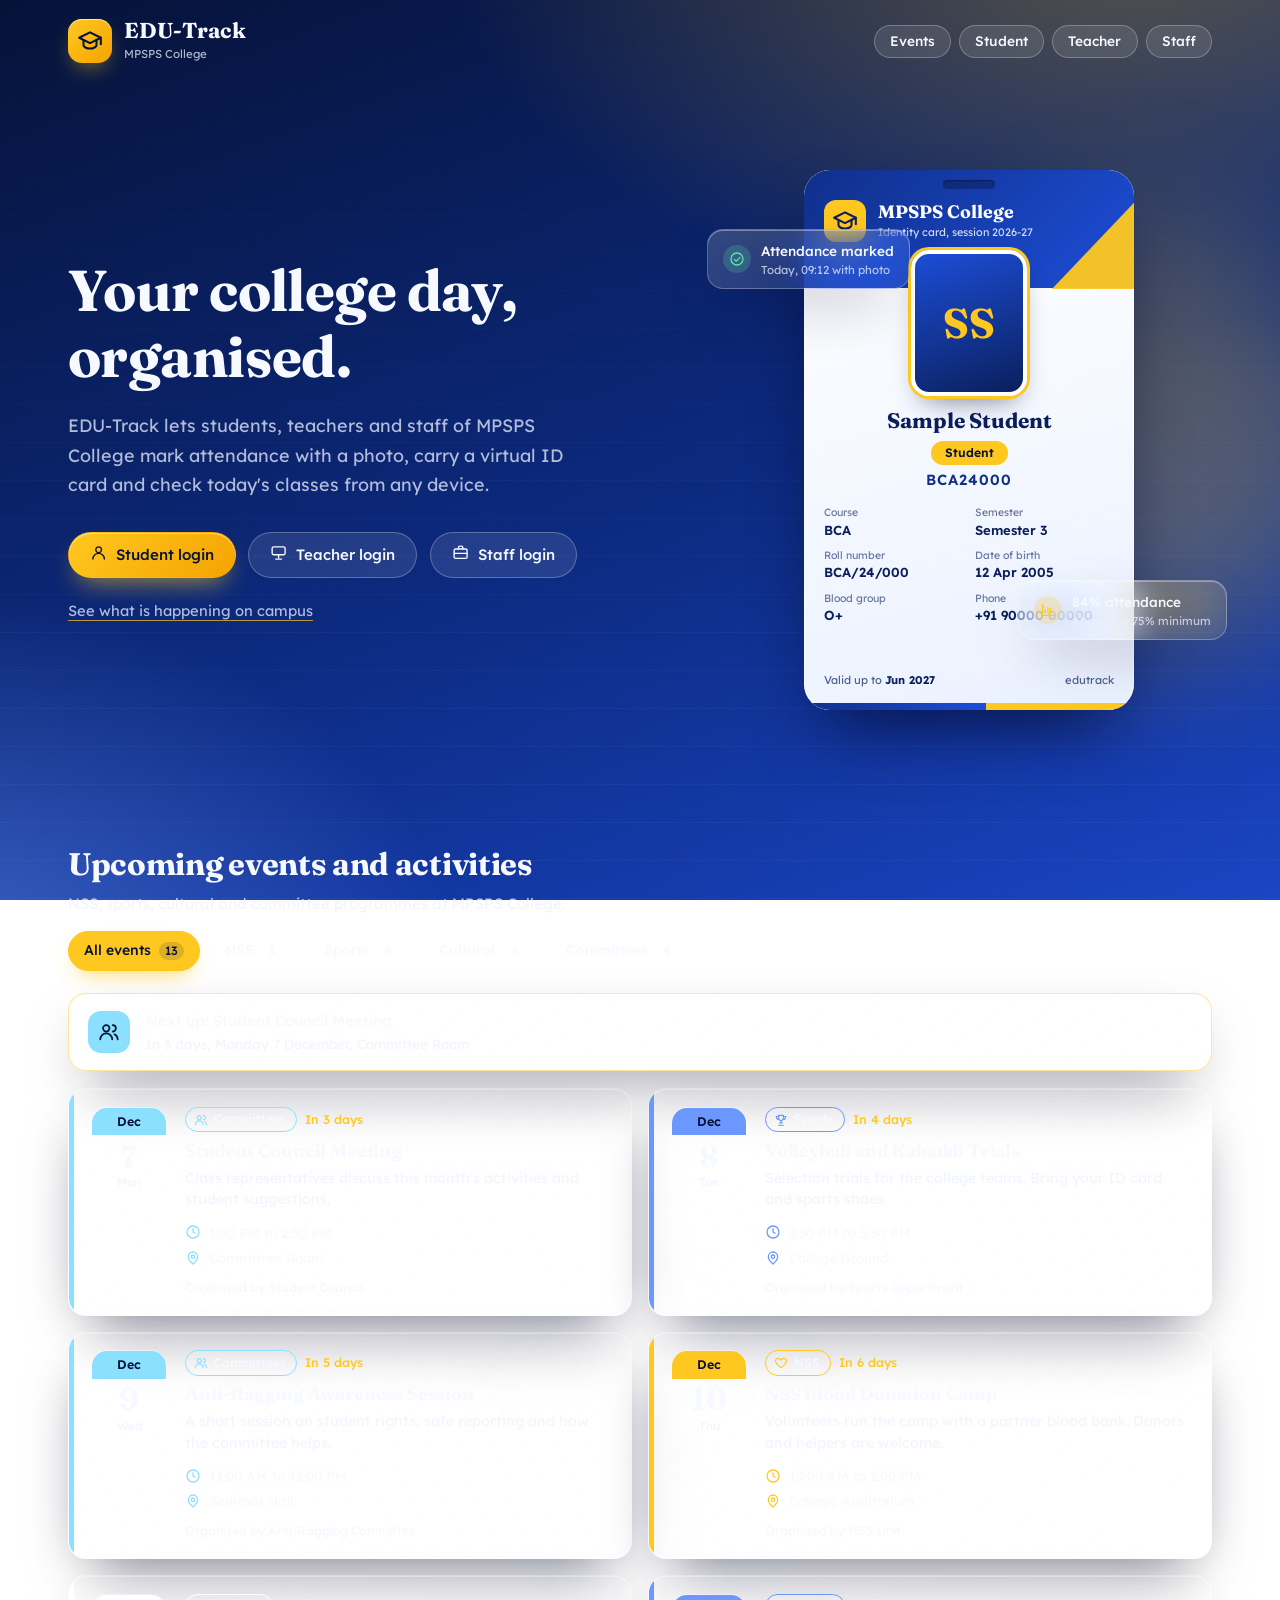
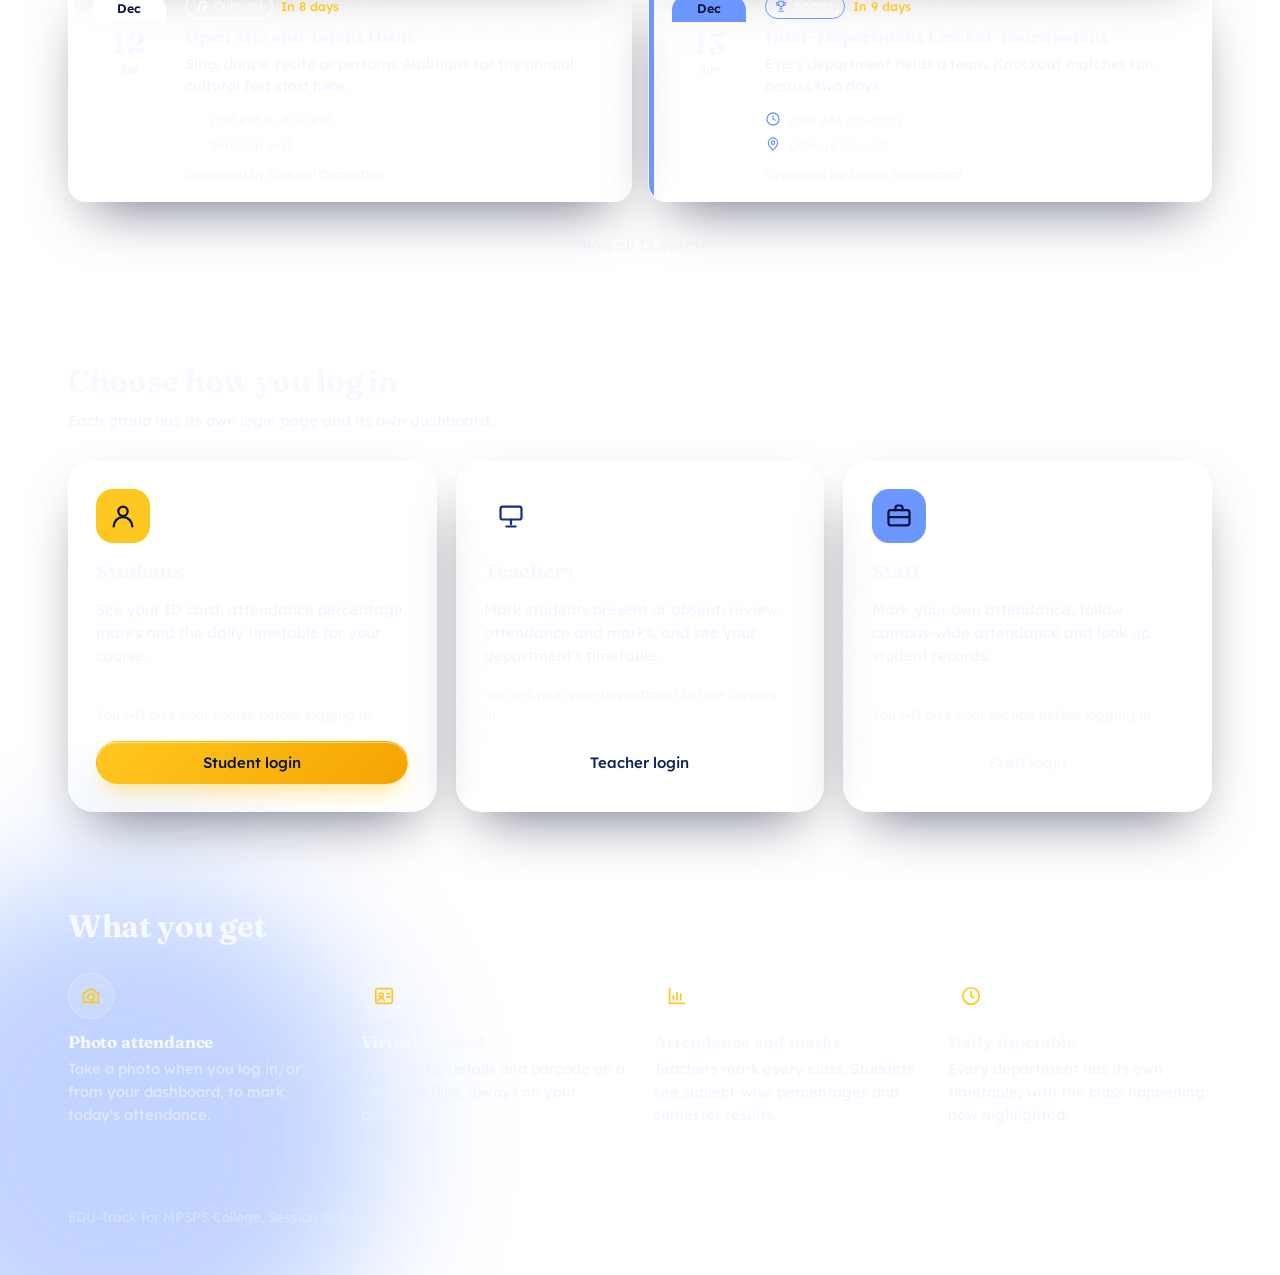
<file: EDU-Track/index.html>
<!DOCTYPE html>
<html lang="en">
<head>
  <meta charset="UTF-8">
  <meta name="viewport" content="width=device-width, initial-scale=1">
  <title>EDU-Track | MPSPS College</title>
  <meta name="description" content="EDU-Track: attendance, virtual ID cards, academic records and timetables for MPSPS College.">
  <link rel="preconnect" href="https://fonts.googleapis.com">
  <link rel="preconnect" href="https://fonts.gstatic.com" crossorigin>
  <link href="https://fonts.googleapis.com/css2?family=Fraunces:opsz,wght@9..144,600;9..144,700&family=Lexend:wght@300;400;500;600&display=swap" rel="stylesheet">
  <link rel="stylesheet" href="css/theme.css">
  <link rel="stylesheet" href="css/idcard.css">
  <link rel="stylesheet" href="css/landing.css">
</head>
<body>
  <div class="bg-decor" aria-hidden="true"><span class="o1"></span><span class="o2"></span><span class="o3"></span></div>

  <header class="topnav">
    <a class="brand" href="index.html" aria-label="EDU-Track home">
      <span class="brand-mark" data-icon="cap"></span>
      <span><b>EDU-Track</b><small>MPSPS College</small></span>
    </a>
    <nav aria-label="Main">
      <a class="btn btn-ghost btn-sm" href="#events">Events</a>
      <a class="btn btn-ghost btn-sm" href="login-student.html">Student</a>
      <a class="btn btn-ghost btn-sm" href="login-teacher.html">Teacher</a>
      <a class="btn btn-ghost btn-sm" href="login-staff.html">Staff</a>
    </nav>
  </header>

  <main>
    <section class="hero">
      <div data-stagger>
        <h1>Your college day, organised.</h1>
        <p class="lead">EDU-Track lets students, teachers and staff of MPSPS College mark attendance with a photo, carry a virtual ID card and check today's classes from any device.</p>
        <div class="hero-cta">
          <a class="btn btn-primary" href="login-student.html"><span data-icon="user"></span>Student login</a>
          <a class="btn btn-ghost" href="login-teacher.html"><span data-icon="teacher"></span>Teacher login</a>
          <a class="btn btn-ghost" href="login-staff.html"><span data-icon="staff"></span>Staff login</a>
        </div>
        <p class="hero-link"><a href="#events">See what is happening on campus</a></p>
      </div>

      <div class="hero-visual">
        <div class="hero-card" id="sampleCard"></div>
        <div class="float-chip glass chip-a">
          <span class="badge-ic" data-icon="verified"></span>
          <span>Attendance marked<small>Today, 09:12 with photo</small></span>
        </div>
        <div class="float-chip glass chip-b">
          <span class="badge-ic" data-icon="chart"></span>
          <span>84% attendance<small>Above the 75% minimum</small></span>
        </div>
      </div>
    </section>


    <section class="section" id="events">
      <div class="events-head">
        <div class="section-head">
          <h2>Upcoming events and activities</h2>
          <p>NSS, sports, cultural and committee programmes at MPSPS College.</p>
        </div>
        <div class="filters" id="eventFilters" role="group" aria-label="Filter events by type"></div>
      </div>
      <div id="nextUp"></div>
      <div class="event-list" id="eventList" aria-live="polite"></div>
      <div class="events-more"><button type="button" class="btn btn-ghost" id="eventMore" hidden></button></div>
    </section>

    <section class="section" id="portals">
      <div class="section-head">
        <h2>Choose how you log in</h2>
        <p>Each group has its own login page and its own dashboard.</p>
      </div>
      <div class="portals">
        <article class="portal glass reveal-on-scroll student" style="--i:0">
          <div class="portal-icon" data-icon="user"></div>
          <h3>Students</h3>
          <p>See your ID card, attendance percentage, marks and the daily timetable for your course.</p>
          <span class="picks">You will pick your course before logging in.</span>
          <a class="btn btn-primary" href="login-student.html">Student login</a>
        </article>
        <article class="portal glass reveal-on-scroll teacher" style="--i:1">
          <div class="portal-icon" data-icon="teacher"></div>
          <h3>Teachers</h3>
          <p>Mark students present or absent, review attendance and marks, and see your department's timetable.</p>
          <span class="picks">You will pick your department before logging in.</span>
          <a class="btn btn-white" href="login-teacher.html">Teacher login</a>
        </article>
        <article class="portal glass reveal-on-scroll staff" style="--i:2">
          <div class="portal-icon" data-icon="staff"></div>
          <h3>Staff</h3>
          <p>Mark your own attendance, follow campus-wide attendance and look up student records.</p>
          <span class="picks">You will pick your section before logging in.</span>
          <a class="btn btn-ghost" href="login-staff.html">Staff login</a>
        </article>
      </div>
    </section>

    <section class="section">
      <div class="section-head"><h2>What you get</h2></div>
      <div class="features">
        <div class="feature reveal-on-scroll" style="--i:0"><div class="fi" data-icon="camera"></div><h4>Photo attendance</h4><p>Take a photo when you log in, or from your dashboard, to mark today's attendance.</p></div>
        <div class="feature reveal-on-scroll" style="--i:1"><div class="fi" data-icon="id"></div><h4>Virtual ID card</h4><p>Your photo, details and barcode on a card that flips, always on your phone.</p></div>
        <div class="feature reveal-on-scroll" style="--i:2"><div class="fi" data-icon="chart"></div><h4>Attendance and marks</h4><p>Teachers mark every class. Students see subject-wise percentages and semester results.</p></div>
        <div class="feature reveal-on-scroll" style="--i:3"><div class="fi" data-icon="clock"></div><h4>Daily timetable</h4><p>Every department has its own timetable, with the class happening now highlighted.</p></div>
      </div>
    </section>
  </main>

  <footer class="site-foot">EDU-Track for MPSPS College. Session 2026-27.</footer>

  <div id="toasts" aria-live="polite"></div>
  <script src="js/ui.js"></script>
  <script src="js/idcard.js"></script>
  <script src="js/events.js"></script>
  <script>
    document.addEventListener('DOMContentLoaded', () => {
      renderIdCard($('#sampleCard'), 'student', {
        id: 'BCA24000', name: 'Sample Student', course: 'BCA', rollNo: 'BCA/24/000', semester: 3,
        dob: '2005-04-12', bloodGroup: 'O+', phone: '+91 90000 00000', validUpto: '2027-06-30',
        address: 'Sample address, India', email: 'sample@student.mpsps.example',
        guardian: { name: 'Parent Name', relation: 'Parent', phone: '+91 90000 00001' }, photo: null,
      }, { hint: false });

      initEvents();

      const io = new IntersectionObserver((entries) => {
        entries.forEach((e) => { if (e.isIntersecting) { e.target.classList.add('in'); io.unobserve(e.target); } });
      }, { threshold: 0.15 });
      $$('.reveal-on-scroll').forEach((el) => io.observe(el));
    });
  </script>
</body>
</html>
</file>
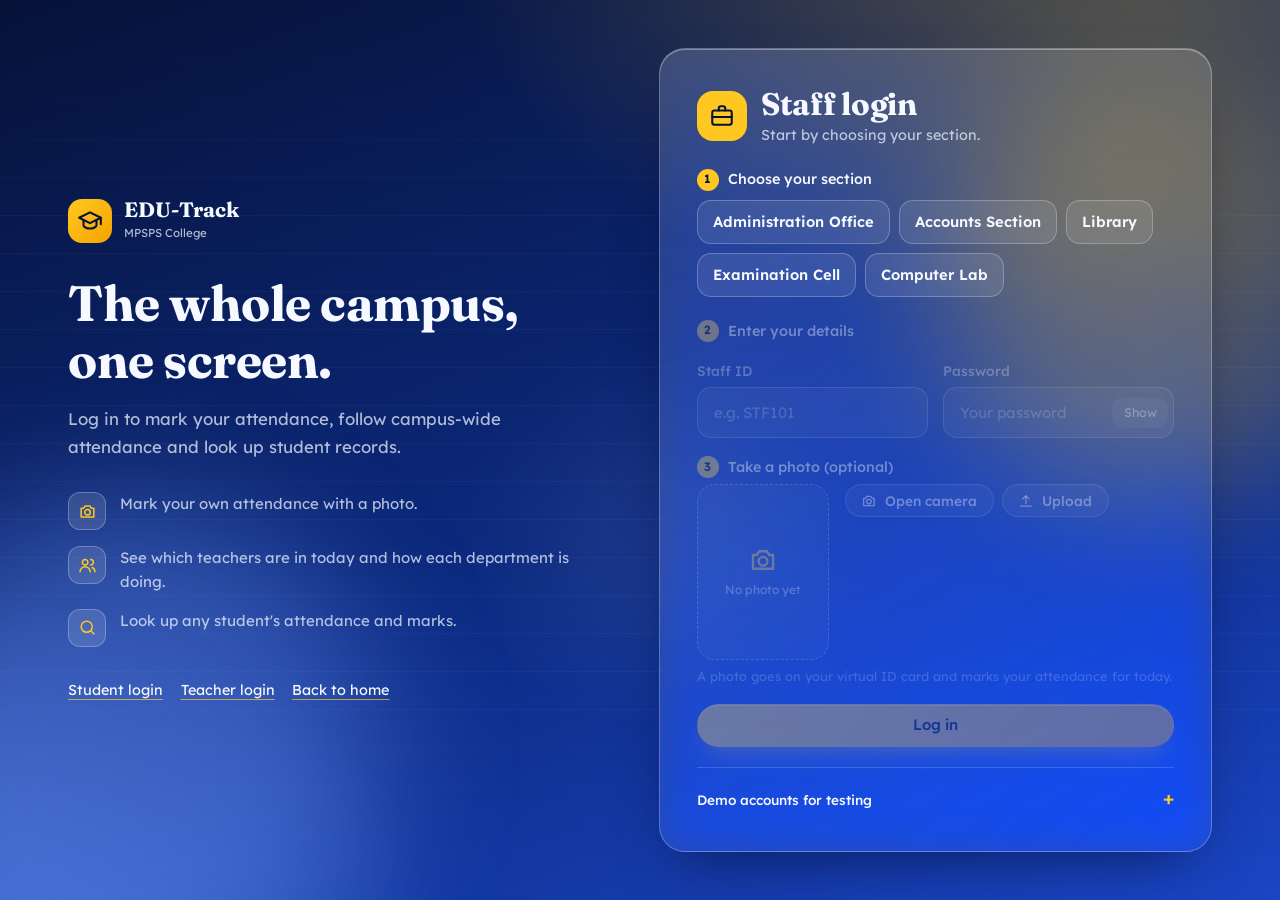
<file: EDU-Track/login-staff.html>
<!DOCTYPE html>
<html lang="en">
<head>
  <meta charset="UTF-8">
  <meta name="viewport" content="width=device-width, initial-scale=1">
  <title>Staff login | EDU-Track</title>
  <link rel="preconnect" href="https://fonts.googleapis.com">
  <link rel="preconnect" href="https://fonts.gstatic.com" crossorigin>
  <link href="https://fonts.googleapis.com/css2?family=Fraunces:opsz,wght@9..144,600;9..144,700&family=Lexend:wght@300;400;500;600&display=swap" rel="stylesheet">
  <link rel="stylesheet" href="css/theme.css">
  <link rel="stylesheet" href="css/camera.css">
  <link rel="stylesheet" href="css/login.css">
</head>
<body data-role="staff">
  <div class="bg-decor" aria-hidden="true"><span class="o1"></span><span class="o2"></span><span class="o3"></span></div>

  <main class="login-shell">
    <aside class="login-aside">
      <a class="brand-row" href="index.html" aria-label="Back to EDU-Track home">
        <span class="brand-mark" data-icon="cap"></span>
        <span><b>EDU-Track</b><small>MPSPS College</small></span>
      </a>
      <div class="intro">
        <h1>The whole campus, one screen.</h1>
        <p class="sub">Log in to mark your attendance, follow campus-wide attendance and look up student records.</p>
      </div>
      <ul class="login-points">
        <li><span class="pi" data-icon="camera"></span><span>Mark your own attendance with a photo.</span></li>
        <li><span class="pi" data-icon="users"></span><span>See which teachers are in today and how each department is doing.</span></li>
        <li><span class="pi" data-icon="search"></span><span>Look up any student's attendance and marks.</span></li>
      </ul>
      <div class="other-logins"><a href="login-student.html">Student login</a><a href="login-teacher.html">Teacher login</a><a href="index.html">Back to home</a></div>
    </aside>

    <section class="login-card glass" id="loginCard">
      <div id="resume" class="resume" hidden></div>
      <div class="login-head">
        <span class="hi" data-icon="staff"></span>
        <div><h2>Staff login</h2><p>Start by choosing your section.</p></div>
      </div>

      <form id="loginForm" novalidate>
        <div>
          <p class="step-label"><i>1</i><span id="groupLabel">Choose your section</span></p>
          <div class="chips" id="chips" role="radiogroup" aria-labelledby="groupLabel">
            <span class="hint">Loading options...</span>
          </div>
        </div>

        <fieldset class="login-fields" id="fields" disabled>
          <p class="step-label" style="margin:0"><i>2</i><span>Enter your details</span></p>
          <div class="two-col">
            <div class="field">
              <label for="uid">Staff ID</label>
              <input class="input" id="uid" name="id" autocomplete="username" autocapitalize="characters" spellcheck="false" placeholder="e.g. STF101">
            </div>
            <div class="field">
              <label for="pw">Password</label>
              <div class="pw-wrap">
                <input class="input" id="pw" name="password" type="password" autocomplete="current-password" placeholder="Your password">
                <button type="button" class="pw-toggle" id="pwToggle" aria-label="Show password">Show</button>
              </div>
            </div>
          </div>

          <div class="field">
            <p class="step-label" style="margin:0"><i>3</i><span>Take a photo (optional)</span></p>
            <div id="camMount"></div>
            <p class="hint">A photo goes on your virtual ID card and marks your attendance for today.</p>
          </div>

          <p class="form-error" id="formError" role="alert" hidden></p>
          <button class="btn btn-primary btn-block" id="submitBtn" type="submit">Log in</button>
        </fieldset>
      </form>

      <details class="demo" id="demo">
        <summary>Demo accounts for testing</summary>
        <ul id="demoList"></ul>
        <div class="row" style="gap:.5rem"><button type="button" class="btn btn-ghost btn-sm" id="fillDemo">Fill demo details</button>
          <button type="button" class="btn btn-ghost btn-sm" id="resetData" hidden>Reset demo data</button></div>
      </details>
    </section>
  </main>

  <div id="toasts" aria-live="polite"></div>
  <script src="js/config.js"></script>
  <script src="js/ui.js"></script>
  <script src="js/localserver.js"></script>
  <script src="js/api.js"></script>
  <script src="js/camera.js"></script>
  <script src="js/login.js"></script>
</body>
</html>
</file>
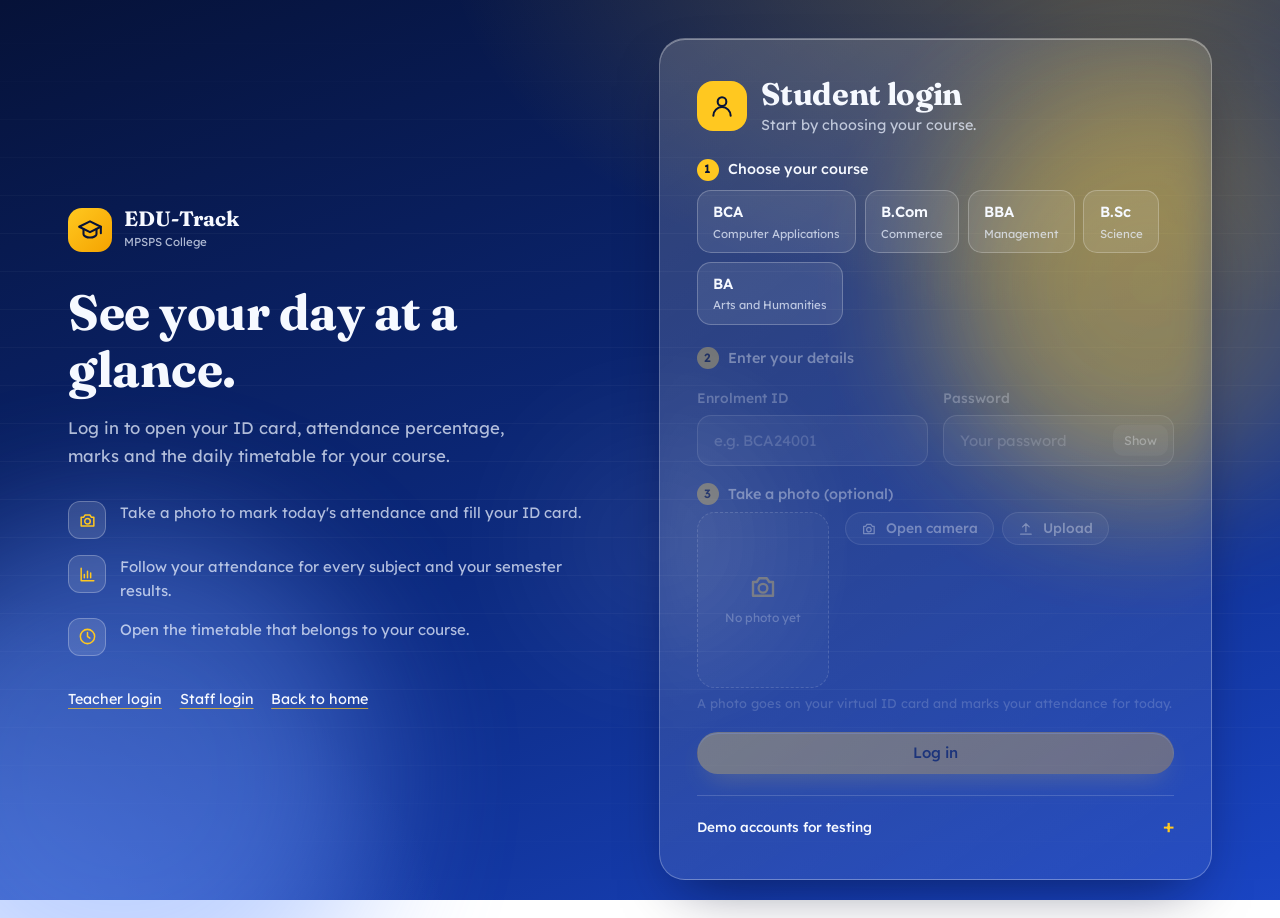
<file: EDU-Track/login-student.html>
<!DOCTYPE html>
<html lang="en">
<head>
  <meta charset="UTF-8">
  <meta name="viewport" content="width=device-width, initial-scale=1">
  <title>Student login | EDU-Track</title>
  <link rel="preconnect" href="https://fonts.googleapis.com">
  <link rel="preconnect" href="https://fonts.gstatic.com" crossorigin>
  <link href="https://fonts.googleapis.com/css2?family=Fraunces:opsz,wght@9..144,600;9..144,700&family=Lexend:wght@300;400;500;600&display=swap" rel="stylesheet">
  <link rel="stylesheet" href="css/theme.css">
  <link rel="stylesheet" href="css/camera.css">
  <link rel="stylesheet" href="css/login.css">
</head>
<body data-role="student">
  <div class="bg-decor" aria-hidden="true"><span class="o1"></span><span class="o2"></span><span class="o3"></span></div>

  <main class="login-shell">
    <aside class="login-aside">
      <a class="brand-row" href="index.html" aria-label="Back to EDU-Track home">
        <span class="brand-mark" data-icon="cap"></span>
        <span><b>EDU-Track</b><small>MPSPS College</small></span>
      </a>
      <div class="intro">
        <h1>See your day at a glance.</h1>
        <p class="sub">Log in to open your ID card, attendance percentage, marks and the daily timetable for your course.</p>
      </div>
      <ul class="login-points">
        <li><span class="pi" data-icon="camera"></span><span>Take a photo to mark today's attendance and fill your ID card.</span></li>
        <li><span class="pi" data-icon="chart"></span><span>Follow your attendance for every subject and your semester results.</span></li>
        <li><span class="pi" data-icon="clock"></span><span>Open the timetable that belongs to your course.</span></li>
      </ul>
      <div class="other-logins"><a href="login-teacher.html">Teacher login</a><a href="login-staff.html">Staff login</a><a href="index.html">Back to home</a></div>
    </aside>

    <section class="login-card glass" id="loginCard">
      <div id="resume" class="resume" hidden></div>
      <div class="login-head">
        <span class="hi" data-icon="user"></span>
        <div><h2>Student login</h2><p>Start by choosing your course.</p></div>
      </div>

      <form id="loginForm" novalidate>
        <div>
          <p class="step-label"><i>1</i><span id="groupLabel">Choose your course</span></p>
          <div class="chips" id="chips" role="radiogroup" aria-labelledby="groupLabel">
            <span class="hint">Loading options...</span>
          </div>
        </div>

        <fieldset class="login-fields" id="fields" disabled>
          <p class="step-label" style="margin:0"><i>2</i><span>Enter your details</span></p>
          <div class="two-col">
            <div class="field">
              <label for="uid">Enrolment ID</label>
              <input class="input" id="uid" name="id" autocomplete="username" autocapitalize="characters" spellcheck="false" placeholder="e.g. BCA24001">
            </div>
            <div class="field">
              <label for="pw">Password</label>
              <div class="pw-wrap">
                <input class="input" id="pw" name="password" type="password" autocomplete="current-password" placeholder="Your password">
                <button type="button" class="pw-toggle" id="pwToggle" aria-label="Show password">Show</button>
              </div>
            </div>
          </div>

          <div class="field">
            <p class="step-label" style="margin:0"><i>3</i><span>Take a photo (optional)</span></p>
            <div id="camMount"></div>
            <p class="hint">A photo goes on your virtual ID card and marks your attendance for today.</p>
          </div>

          <p class="form-error" id="formError" role="alert" hidden></p>
          <button class="btn btn-primary btn-block" id="submitBtn" type="submit">Log in</button>
        </fieldset>
      </form>

      <details class="demo" id="demo">
        <summary>Demo accounts for testing</summary>
        <ul id="demoList"></ul>
        <div class="row" style="gap:.5rem"><button type="button" class="btn btn-ghost btn-sm" id="fillDemo">Fill demo details</button>
          <button type="button" class="btn btn-ghost btn-sm" id="resetData" hidden>Reset demo data</button></div>
      </details>
    </section>
  </main>

  <div id="toasts" aria-live="polite"></div>
  <script src="js/config.js"></script>
  <script src="js/ui.js"></script>
  <script src="js/localserver.js"></script>
  <script src="js/api.js"></script>
  <script src="js/camera.js"></script>
  <script src="js/login.js"></script>
</body>
</html>
</file>
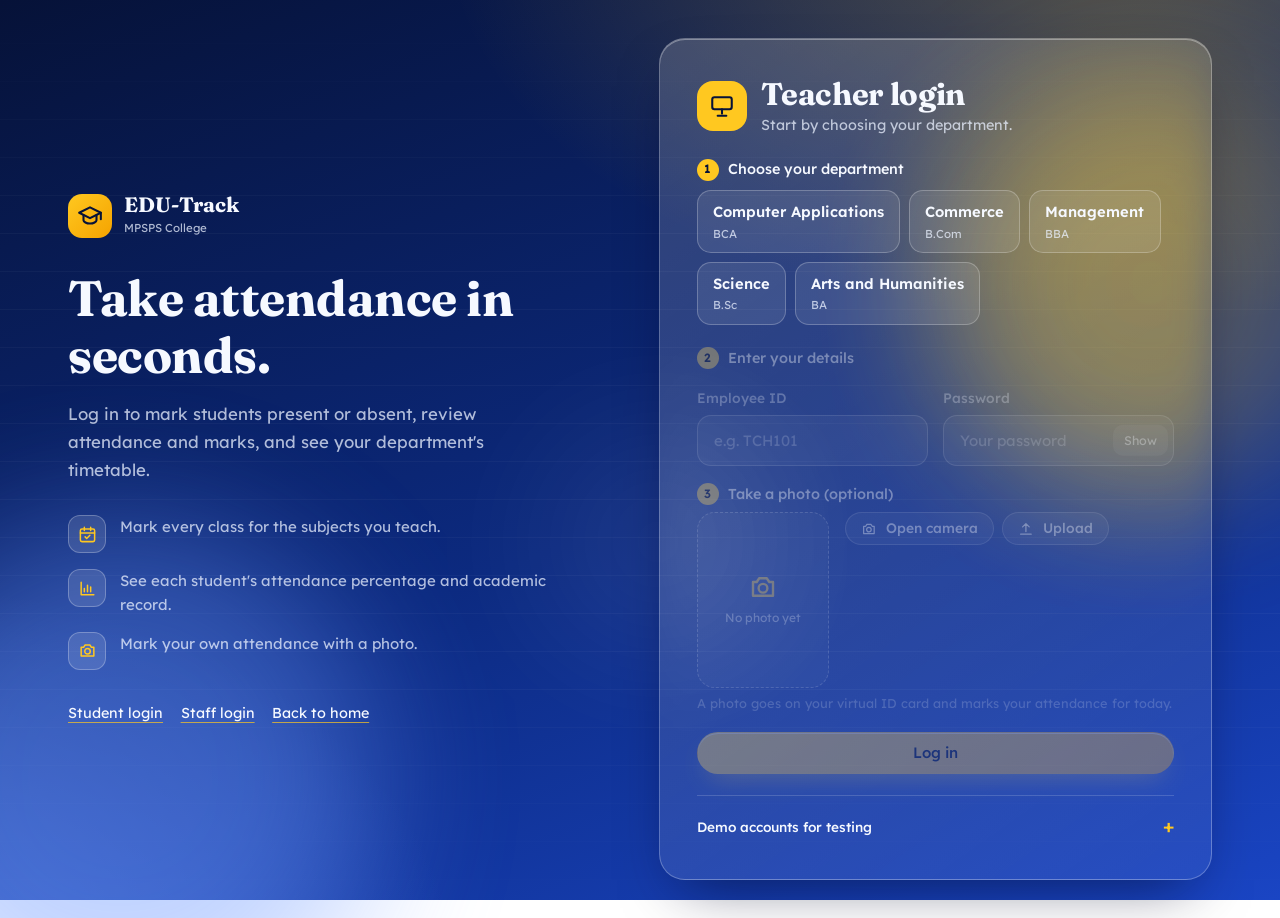
<file: EDU-Track/login-teacher.html>
<!DOCTYPE html>
<html lang="en">
<head>
  <meta charset="UTF-8">
  <meta name="viewport" content="width=device-width, initial-scale=1">
  <title>Teacher login | EDU-Track</title>
  <link rel="preconnect" href="https://fonts.googleapis.com">
  <link rel="preconnect" href="https://fonts.gstatic.com" crossorigin>
  <link href="https://fonts.googleapis.com/css2?family=Fraunces:opsz,wght@9..144,600;9..144,700&family=Lexend:wght@300;400;500;600&display=swap" rel="stylesheet">
  <link rel="stylesheet" href="css/theme.css">
  <link rel="stylesheet" href="css/camera.css">
  <link rel="stylesheet" href="css/login.css">
</head>
<body data-role="teacher">
  <div class="bg-decor" aria-hidden="true"><span class="o1"></span><span class="o2"></span><span class="o3"></span></div>

  <main class="login-shell">
    <aside class="login-aside">
      <a class="brand-row" href="index.html" aria-label="Back to EDU-Track home">
        <span class="brand-mark" data-icon="cap"></span>
        <span><b>EDU-Track</b><small>MPSPS College</small></span>
      </a>
      <div class="intro">
        <h1>Take attendance in seconds.</h1>
        <p class="sub">Log in to mark students present or absent, review attendance and marks, and see your department's timetable.</p>
      </div>
      <ul class="login-points">
        <li><span class="pi" data-icon="calendar"></span><span>Mark every class for the subjects you teach.</span></li>
        <li><span class="pi" data-icon="chart"></span><span>See each student's attendance percentage and academic record.</span></li>
        <li><span class="pi" data-icon="camera"></span><span>Mark your own attendance with a photo.</span></li>
      </ul>
      <div class="other-logins"><a href="login-student.html">Student login</a><a href="login-staff.html">Staff login</a><a href="index.html">Back to home</a></div>
    </aside>

    <section class="login-card glass" id="loginCard">
      <div id="resume" class="resume" hidden></div>
      <div class="login-head">
        <span class="hi" data-icon="teacher"></span>
        <div><h2>Teacher login</h2><p>Start by choosing your department.</p></div>
      </div>

      <form id="loginForm" novalidate>
        <div>
          <p class="step-label"><i>1</i><span id="groupLabel">Choose your department</span></p>
          <div class="chips" id="chips" role="radiogroup" aria-labelledby="groupLabel">
            <span class="hint">Loading options...</span>
          </div>
        </div>

        <fieldset class="login-fields" id="fields" disabled>
          <p class="step-label" style="margin:0"><i>2</i><span>Enter your details</span></p>
          <div class="two-col">
            <div class="field">
              <label for="uid">Employee ID</label>
              <input class="input" id="uid" name="id" autocomplete="username" autocapitalize="characters" spellcheck="false" placeholder="e.g. TCH101">
            </div>
            <div class="field">
              <label for="pw">Password</label>
              <div class="pw-wrap">
                <input class="input" id="pw" name="password" type="password" autocomplete="current-password" placeholder="Your password">
                <button type="button" class="pw-toggle" id="pwToggle" aria-label="Show password">Show</button>
              </div>
            </div>
          </div>

          <div class="field">
            <p class="step-label" style="margin:0"><i>3</i><span>Take a photo (optional)</span></p>
            <div id="camMount"></div>
            <p class="hint">A photo goes on your virtual ID card and marks your attendance for today.</p>
          </div>

          <p class="form-error" id="formError" role="alert" hidden></p>
          <button class="btn btn-primary btn-block" id="submitBtn" type="submit">Log in</button>
        </fieldset>
      </form>

      <details class="demo" id="demo">
        <summary>Demo accounts for testing</summary>
        <ul id="demoList"></ul>
        <div class="row" style="gap:.5rem"><button type="button" class="btn btn-ghost btn-sm" id="fillDemo">Fill demo details</button>
          <button type="button" class="btn btn-ghost btn-sm" id="resetData" hidden>Reset demo data</button></div>
      </details>
    </section>
  </main>

  <div id="toasts" aria-live="polite"></div>
  <script src="js/config.js"></script>
  <script src="js/ui.js"></script>
  <script src="js/localserver.js"></script>
  <script src="js/api.js"></script>
  <script src="js/camera.js"></script>
  <script src="js/login.js"></script>
</body>
</html>
</file>
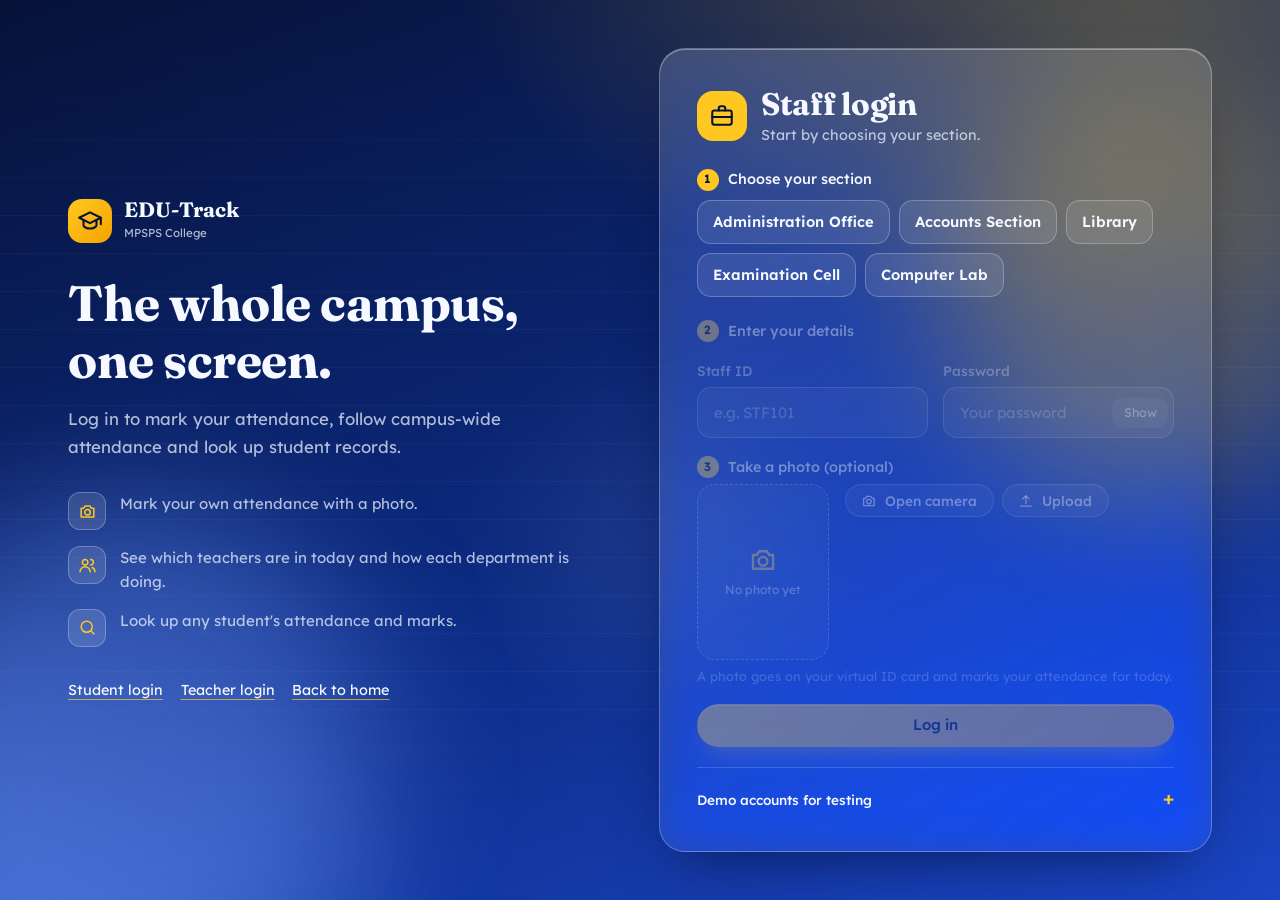
<file: EDU-Track/staff.html>
<!DOCTYPE html>
<html lang="en">
<head>
  <meta charset="UTF-8">
  <meta name="viewport" content="width=device-width, initial-scale=1">
  <title>Staff dashboard | EDU-Track</title>
  <link rel="preconnect" href="https://fonts.googleapis.com">
  <link rel="preconnect" href="https://fonts.gstatic.com" crossorigin>
  <link href="https://fonts.googleapis.com/css2?family=Fraunces:opsz,wght@9..144,600;9..144,700&family=Lexend:wght@300;400;500;600&display=swap" rel="stylesheet">
  <link rel="stylesheet" href="css/theme.css">
  <link rel="stylesheet" href="css/landing.css">
  <link rel="stylesheet" href="css/idcard.css">
  <link rel="stylesheet" href="css/camera.css">
  <link rel="stylesheet" href="css/dashboard.css">
</head>
<body data-role="staff">
  <div class="bg-decor" aria-hidden="true"><span class="o1"></span><span class="o2"></span><span class="o3"></span></div>

  <header class="topbar glass">
    <a class="brand" href="index.html" aria-label="EDU-Track home">
      <span class="brand-mark" data-icon="cap"></span>
      <span><b>EDU-Track</b><small>MPSPS College</small></span>
    </a>
    <nav class="tabs" id="tabs" role="tablist" aria-label="Sections"></nav>
    <div class="user-chip">
      <div class="who"><b id="chipName"></b><small id="chipRole"></small></div>
      <span class="avatar" id="chipAvatar"></span>
      <button type="button" class="btn btn-ghost btn-sm" id="logoutBtn"><span data-icon="logout"></span>Log out</button>
    </div>
  </header>

  <main class="container" id="main"></main>
  <div id="toasts" aria-live="polite"></div>

  <script src="js/config.js"></script>
  <script src="js/ui.js"></script>
  <script src="js/localserver.js"></script>
  <script src="js/api.js"></script>
  <script src="js/camera.js"></script>
  <script src="js/idcard.js"></script>
  <script src="js/widgets.js"></script>
  <script src="js/dashboard.js"></script>
  <script src="js/staff.js"></script>
</body>
</html>
</file>
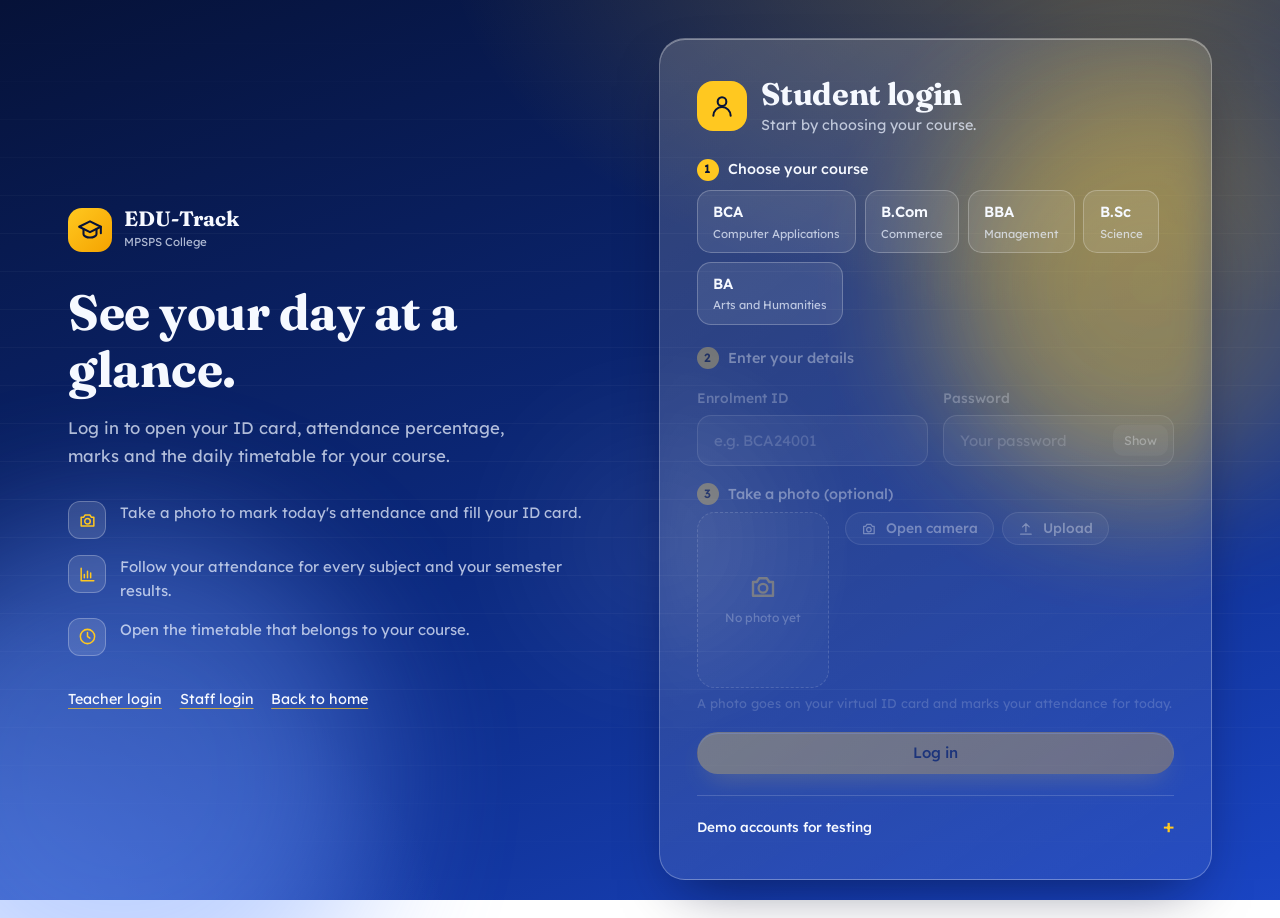
<file: EDU-Track/student.html>
<!DOCTYPE html>
<html lang="en">
<head>
  <meta charset="UTF-8">
  <meta name="viewport" content="width=device-width, initial-scale=1">
  <title>Student dashboard | EDU-Track</title>
  <link rel="preconnect" href="https://fonts.googleapis.com">
  <link rel="preconnect" href="https://fonts.gstatic.com" crossorigin>
  <link href="https://fonts.googleapis.com/css2?family=Fraunces:opsz,wght@9..144,600;9..144,700&family=Lexend:wght@300;400;500;600&display=swap" rel="stylesheet">
  <link rel="stylesheet" href="css/theme.css">
  <link rel="stylesheet" href="css/landing.css">
  <link rel="stylesheet" href="css/idcard.css">
  <link rel="stylesheet" href="css/camera.css">
  <link rel="stylesheet" href="css/dashboard.css">
</head>
<body data-role="student">
  <div class="bg-decor" aria-hidden="true"><span class="o1"></span><span class="o2"></span><span class="o3"></span></div>

  <header class="topbar glass">
    <a class="brand" href="index.html" aria-label="EDU-Track home">
      <span class="brand-mark" data-icon="cap"></span>
      <span><b>EDU-Track</b><small>MPSPS College</small></span>
    </a>
    <nav class="tabs" id="tabs" role="tablist" aria-label="Sections"></nav>
    <div class="user-chip">
      <div class="who"><b id="chipName"></b><small id="chipRole"></small></div>
      <span class="avatar" id="chipAvatar"></span>
      <button type="button" class="btn btn-ghost btn-sm" id="logoutBtn"><span data-icon="logout"></span>Log out</button>
    </div>
  </header>

  <main class="container" id="main"></main>
  <div id="toasts" aria-live="polite"></div>

  <script src="js/config.js"></script>
  <script src="js/ui.js"></script>
  <script src="js/localserver.js"></script>
  <script src="js/api.js"></script>
  <script src="js/camera.js"></script>
  <script src="js/idcard.js"></script>
  <script src="js/widgets.js"></script>
  <script src="js/dashboard.js"></script>
  <script src="js/student.js"></script>
</body>
</html>
</file>
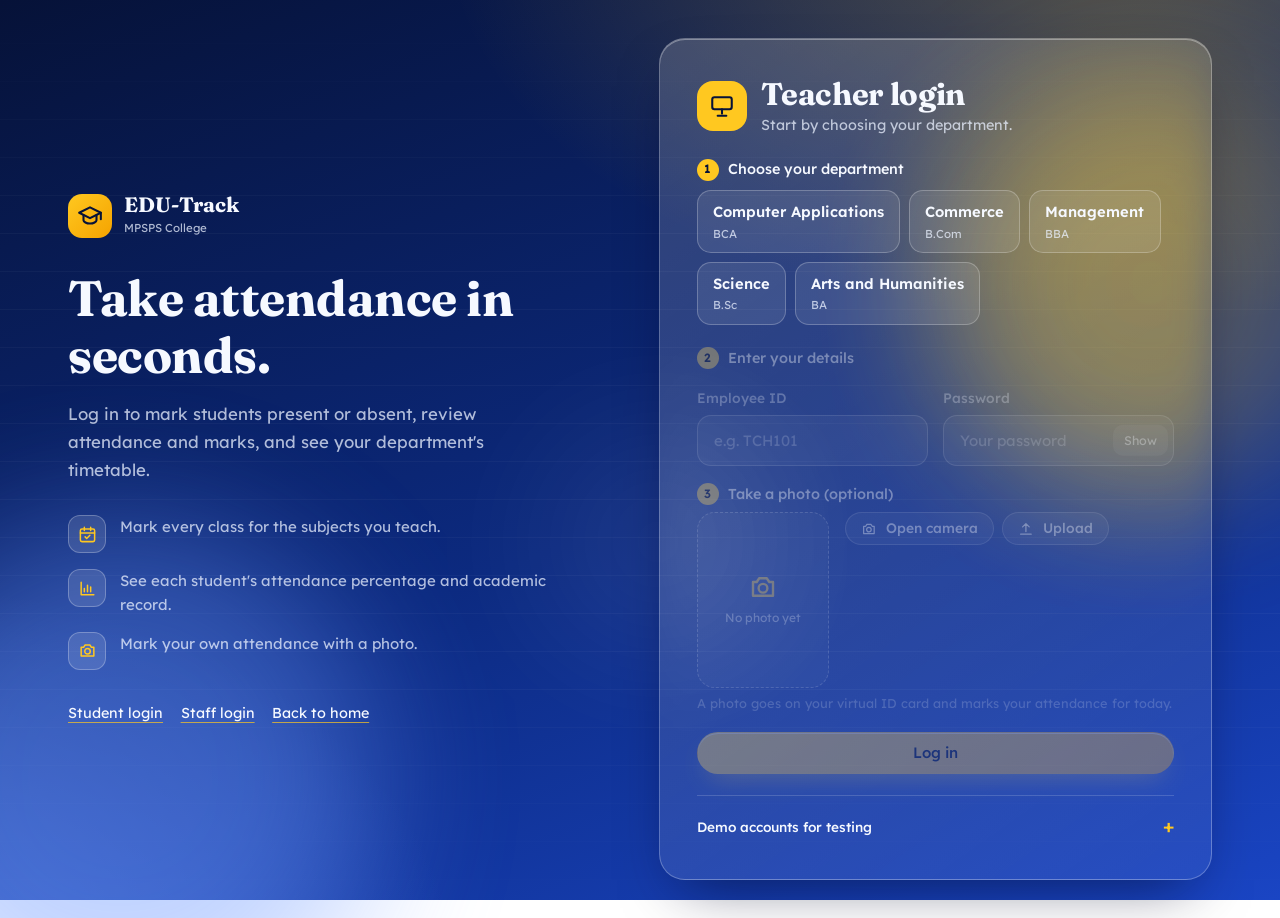
<file: EDU-Track/teacher.html>
<!DOCTYPE html>
<html lang="en">
<head>
  <meta charset="UTF-8">
  <meta name="viewport" content="width=device-width, initial-scale=1">
  <title>Teacher dashboard | EDU-Track</title>
  <link rel="preconnect" href="https://fonts.googleapis.com">
  <link rel="preconnect" href="https://fonts.gstatic.com" crossorigin>
  <link href="https://fonts.googleapis.com/css2?family=Fraunces:opsz,wght@9..144,600;9..144,700&family=Lexend:wght@300;400;500;600&display=swap" rel="stylesheet">
  <link rel="stylesheet" href="css/theme.css">
  <link rel="stylesheet" href="css/landing.css">
  <link rel="stylesheet" href="css/idcard.css">
  <link rel="stylesheet" href="css/camera.css">
  <link rel="stylesheet" href="css/dashboard.css">
</head>
<body data-role="teacher">
  <div class="bg-decor" aria-hidden="true"><span class="o1"></span><span class="o2"></span><span class="o3"></span></div>

  <header class="topbar glass">
    <a class="brand" href="index.html" aria-label="EDU-Track home">
      <span class="brand-mark" data-icon="cap"></span>
      <span><b>EDU-Track</b><small>MPSPS College</small></span>
    </a>
    <nav class="tabs" id="tabs" role="tablist" aria-label="Sections"></nav>
    <div class="user-chip">
      <div class="who"><b id="chipName"></b><small id="chipRole"></small></div>
      <span class="avatar" id="chipAvatar"></span>
      <button type="button" class="btn btn-ghost btn-sm" id="logoutBtn"><span data-icon="logout"></span>Log out</button>
    </div>
  </header>

  <main class="container" id="main"></main>
  <div id="toasts" aria-live="polite"></div>

  <script src="js/config.js"></script>
  <script src="js/ui.js"></script>
  <script src="js/localserver.js"></script>
  <script src="js/api.js"></script>
  <script src="js/camera.js"></script>
  <script src="js/idcard.js"></script>
  <script src="js/widgets.js"></script>
  <script src="js/dashboard.js"></script>
  <script src="js/teacher.js"></script>
</body>
</html>
</file>
<file: EDU-Track/css/theme.css>
/* =========================================================
   EDU-Track  |  MPSPS College
   Theme: blue, yellow and white, built from frosted glass.
   Type:  Fraunces (textbook serif) for headings,
          Lexend (designed for reading ease) for everything else.
   ========================================================= */

:root {
  --navy-950: #061238;
  --navy-900: #0a1f5c;
  --blue-800: #0f2f8a;
  --blue-600: #1d4ed8;
  --blue-400: #6b97ff;
  --blue-200: #c9dbff;
  --yellow: #ffc820;
  --yellow-deep: #f5a300;
  --yellow-soft: #fff1b8;
  --white: #ffffff;
  --ink: #0a1f5c;

  --text: #f6f9ff;
  --text-dim: rgba(235, 242, 255, 0.74);
  --text-faint: rgba(235, 242, 255, 0.5);

  --glass-bg: linear-gradient(145deg, rgba(255, 255, 255, 0.17), rgba(255, 255, 255, 0.06));
  --glass-solid: rgba(255, 255, 255, 0.1);
  --glass-border: rgba(255, 255, 255, 0.26);
  --glass-shadow: 0 24px 60px -24px rgba(2, 8, 40, 0.65), inset 0 1px 0 rgba(255, 255, 255, 0.35);

  --ok: #5ee6a8;
  --bad: #ff8585;

  --r-sm: 12px;
  --r-md: 18px;
  --r-lg: 26px;

  --ease: cubic-bezier(0.22, 1, 0.36, 1);
  --ease-spring: cubic-bezier(0.34, 1.56, 0.64, 1);

  --font-head: 'Fraunces', Georgia, 'Times New Roman', serif;
  --font-body: 'Lexend', system-ui, -apple-system, 'Segoe UI', Roboto, sans-serif;
}

*, *::before, *::after { box-sizing: border-box; }
html { -webkit-text-size-adjust: 100%; scroll-behavior: smooth; }

body {
  margin: 0;
  min-height: 100vh;
  font-family: var(--font-body);
  font-size: 15px;
  line-height: 1.55;
  color: var(--text);
  background:
    radial-gradient(1100px 640px at 88% -8%, rgba(255, 200, 32, 0.32), transparent 62%),
    radial-gradient(900px 620px at -8% 108%, rgba(107, 151, 255, 0.5), transparent 62%),
    linear-gradient(160deg, #061238 0%, #0c2a80 55%, #1a45c4 100%);
  background-attachment: fixed;
  overflow-x: hidden;
  animation: pageIn 0.7s var(--ease) both;
  transition: opacity 0.25s ease, transform 0.25s ease;
}
body.leaving { opacity: 0; transform: translateY(8px); }

h1, h2, h3, h4 {
  font-family: var(--font-head);
  font-weight: 700;
  line-height: 1.15;
  margin: 0;
  letter-spacing: -0.01em;
}
h1 { font-size: clamp(2.2rem, 4.6vw, 3.6rem); }
h2 { font-size: clamp(1.5rem, 2.6vw, 1.95rem); }
h3 { font-size: 1.25rem; }
h4 { font-size: 1.05rem; }
p { margin: 0; }
a { color: inherit; }
img, svg { max-width: 100%; }
button, input, select, textarea { font: inherit; color: inherit; }
button { cursor: pointer; }

:focus-visible { outline: 3px solid var(--yellow); outline-offset: 3px; border-radius: 8px; }

.muted { color: var(--text-dim); }
.faint { color: var(--text-faint); }
.sr-only { position: absolute; width: 1px; height: 1px; overflow: hidden; clip: rect(0 0 0 0); white-space: nowrap; }
[hidden] { display: none !important; }

/* ---------- Ambient background: ruled notebook lines + drifting light ---------- */
.bg-decor { position: fixed; inset: 0; z-index: -1; overflow: hidden; pointer-events: none; }
.bg-decor::before {
  content: '';
  position: absolute; inset: 0;
  background: repeating-linear-gradient(0deg, rgba(255, 255, 255, 0.035) 0 1px, transparent 1px 38px);
  mask-image: linear-gradient(180deg, transparent, #000 25%, #000 75%, transparent);
  -webkit-mask-image: linear-gradient(180deg, transparent, #000 25%, #000 75%, transparent);
}
.bg-decor span { position: absolute; border-radius: 50%; filter: blur(70px); opacity: 0.55; will-change: transform; }
.bg-decor .o1 { width: 420px; height: 420px; right: -80px; top: 8%; background: var(--yellow); opacity: 0.28; animation: drift 24s ease-in-out infinite alternate; }
.bg-decor .o2 { width: 520px; height: 520px; left: -140px; bottom: -120px; background: var(--blue-400); opacity: 0.42; animation: drift 30s ease-in-out infinite alternate-reverse; }
.bg-decor .o3 { width: 240px; height: 240px; left: 42%; top: 46%; background: #fff; opacity: 0.07; animation: drift 20s ease-in-out infinite alternate; }

/* ---------- Glass surfaces ---------- */
.glass {
  background: var(--glass-bg);
  -webkit-backdrop-filter: blur(20px) saturate(150%);
  backdrop-filter: blur(20px) saturate(150%);
  border: 1px solid var(--glass-border);
  border-radius: var(--r-lg);
  box-shadow: var(--glass-shadow);
}
.glass-dark {
  background: linear-gradient(150deg, rgba(10, 31, 92, 0.82), rgba(6, 18, 56, 0.88));
  -webkit-backdrop-filter: blur(24px) saturate(140%);
  backdrop-filter: blur(24px) saturate(140%);
  border: 1px solid rgba(255, 255, 255, 0.2);
  border-radius: var(--r-lg);
  box-shadow: 0 40px 80px -30px rgba(0, 0, 0, 0.7), inset 0 1px 0 rgba(255, 255, 255, 0.2);
}
.card { padding: clamp(1.1rem, 2vw, 1.6rem); }
.card > h3 + p, .card > h4 + p { margin-top: 0.25rem; }

/* ---------- Buttons ---------- */
.btn {
  display: inline-flex; align-items: center; justify-content: center; gap: 0.55rem;
  padding: 0.7rem 1.3rem;
  border-radius: 999px;
  border: 1px solid transparent;
  font-weight: 500;
  text-decoration: none;
  line-height: 1.2;
  transition: transform 0.35s var(--ease), box-shadow 0.35s var(--ease), background 0.3s, border-color 0.3s, opacity 0.3s;
  -webkit-tap-highlight-color: transparent;
}
.btn:hover { transform: translateY(-2px); }
.btn:active { transform: translateY(0) scale(0.97); }
.btn svg { width: 1.15em; height: 1.15em; flex: none; }
.btn-primary {
  background: linear-gradient(135deg, var(--yellow), var(--yellow-deep));
  color: var(--navy-950);
  box-shadow: 0 12px 26px -10px rgba(255, 200, 32, 0.7), inset 0 1px 0 rgba(255, 255, 255, 0.5);
}
.btn-primary:hover { box-shadow: 0 18px 34px -10px rgba(255, 200, 32, 0.85), inset 0 1px 0 rgba(255, 255, 255, 0.6); }
.btn-ghost { background: rgba(255, 255, 255, 0.1); border-color: var(--glass-border); color: var(--text); }
.btn-ghost:hover { background: rgba(255, 255, 255, 0.2); }
.btn-white { background: #fff; color: var(--navy-900); }
.btn-sm { padding: 0.45rem 0.95rem; font-size: 0.86rem; }
.btn-block { width: 100%; }
.btn[disabled], .btn.loading { opacity: 0.55; pointer-events: none; }
.spinner {
  width: 1.05em; height: 1.05em; flex: none;
  border: 2px solid currentColor; border-right-color: transparent; border-radius: 50%;
  animation: spin 0.7s linear infinite;
}

/* ---------- Forms ---------- */
.field { display: grid; gap: 0.4rem; }
.field > label, .field > .label { font-size: 0.86rem; font-weight: 500; color: var(--text-dim); }
.input, select.input {
  width: 100%;
  padding: 0.8rem 1rem;
  background: rgba(255, 255, 255, 0.1);
  border: 1px solid rgba(255, 255, 255, 0.28);
  border-radius: 14px;
  color: var(--text);
  transition: border-color 0.3s, box-shadow 0.3s, background 0.3s;
  color-scheme: dark;
}
.input::placeholder { color: var(--text-faint); }
.input:hover { background: rgba(255, 255, 255, 0.14); }
.input:focus { outline: none; border-color: var(--yellow); box-shadow: 0 0 0 4px rgba(255, 200, 32, 0.2); background: rgba(255, 255, 255, 0.14); }
select.input {
  appearance: none; -webkit-appearance: none;
  padding-right: 2.6rem;
  background-image: url("data:image/svg+xml,%3Csvg xmlns='http://www.w3.org/2000/svg' width='16' height='16' viewBox='0 0 24 24' fill='none' stroke='%23ffc820' stroke-width='2.6' stroke-linecap='round' stroke-linejoin='round'%3E%3Cpath d='m6 9 6 6 6-6'/%3E%3C/svg%3E");
  background-repeat: no-repeat; background-position: right 1rem center;
}
select.input option { color: var(--navy-900); background: #fff; }
.input-sm { padding: 0.5rem 0.75rem; border-radius: 12px; }

/* ---------- Badges ---------- */
.badge {
  display: inline-flex; align-items: center; gap: 0.35rem;
  padding: 0.2rem 0.65rem; border-radius: 999px;
  font-size: 0.78rem; font-weight: 500; line-height: 1.4;
  background: rgba(255, 255, 255, 0.14); color: var(--text);
  white-space: nowrap;
}
.badge.good { background: rgba(94, 230, 168, 0.18); color: var(--ok); }
.badge.warn { background: rgba(255, 200, 32, 0.2); color: var(--yellow); }
.badge.bad { background: rgba(255, 133, 133, 0.2); color: var(--bad); }
.badge.info { background: rgba(107, 151, 255, 0.25); color: var(--blue-200); }
.dot { width: 8px; height: 8px; border-radius: 50%; background: currentColor; display: inline-block; }
.dot.pulse { animation: pulse 1.8s ease-out infinite; }

/* ---------- Bars & rings ---------- */
.bar { height: 8px; border-radius: 999px; background: rgba(255, 255, 255, 0.14); overflow: hidden; }
.bar > i {
  display: block; height: 100%; width: var(--w, 0%); border-radius: inherit;
  background: linear-gradient(90deg, var(--yellow-deep), var(--yellow), #ffe58a);
  transform-origin: left; animation: barGrow 1.1s var(--ease) both;
}
.bar.low > i { background: linear-gradient(90deg, #ff6b6b, var(--bad)); }
.bar.high > i { background: linear-gradient(90deg, #35c98b, var(--ok)); }

.ring { position: relative; width: var(--size, 170px); aspect-ratio: 1; flex: none; }
.ring svg { width: 100%; height: 100%; transform: rotate(-90deg); overflow: visible; }
.ring-bg { fill: none; stroke: rgba(255, 255, 255, 0.14); stroke-width: 9; }
.ring-fg {
  fill: none; stroke: url(#ringGrad); stroke-width: 9; stroke-linecap: round;
  stroke-dasharray: 100; stroke-dashoffset: var(--to, 100);
  animation: ringFill 1.5s var(--ease) both;
  filter: drop-shadow(0 0 6px rgba(255, 200, 32, 0.45));
}
.ring.low .ring-fg { stroke: var(--bad); filter: drop-shadow(0 0 6px rgba(255, 133, 133, 0.45)); }
.ring-label { position: absolute; inset: 0; display: grid; place-content: center; text-align: center; }
.ring-label b { font-family: var(--font-head); font-size: calc(var(--size, 170px) * 0.24); line-height: 1; }
.ring-label small { color: var(--text-dim); font-size: 0.78rem; margin-top: 0.25rem; }

/* ---------- Avatar ---------- */
.avatar {
  width: 40px; height: 40px; border-radius: 50%; flex: none;
  display: grid; place-items: center; overflow: hidden;
  font-family: var(--font-head); font-weight: 700; font-size: 0.95rem;
  background: linear-gradient(135deg, var(--yellow), var(--yellow-deep)); color: var(--navy-950);
  border: 2px solid rgba(255, 255, 255, 0.5);
}
.avatar img { width: 100%; height: 100%; object-fit: cover; }
.avatar.sm { width: 34px; height: 34px; font-size: 0.8rem; }

/* ---------- Tables ---------- */
.table-wrap { overflow-x: auto; margin: 0 -0.25rem; padding: 0 0.25rem; }
table.data { width: 100%; border-collapse: separate; border-spacing: 0 6px; min-width: 560px; }
table.data th { text-align: left; font-size: 0.8rem; font-weight: 500; color: var(--text-dim); padding: 0.35rem 0.9rem; white-space: nowrap; }
table.data td { padding: 0.75rem 0.9rem; background: rgba(255, 255, 255, 0.07); transition: background 0.25s; }
table.data td:first-child { border-radius: 14px 0 0 14px; }
table.data td:last-child { border-radius: 0 14px 14px 0; }
table.data tbody tr:hover td { background: rgba(255, 255, 255, 0.14); }
table.data .num { text-align: right; font-variant-numeric: tabular-nums; }
table.data th.num { text-align: right; }

/* ---------- Toasts ---------- */
#toasts { position: fixed; z-index: 100; right: 1.2rem; bottom: 1.2rem; display: grid; gap: 0.6rem; max-width: min(380px, calc(100vw - 2.4rem)); }
.toast {
  display: flex; gap: 0.7rem; align-items: flex-start;
  padding: 0.85rem 1.1rem; border-radius: 16px;
  background: rgba(6, 18, 56, 0.9);
  -webkit-backdrop-filter: blur(16px); backdrop-filter: blur(16px);
  border: 1px solid rgba(255, 255, 255, 0.22);
  box-shadow: 0 20px 40px -16px rgba(0, 0, 0, 0.6);
  border-left: 4px solid var(--blue-400);
  animation: toastIn 0.5s var(--ease-spring) both;
}
.toast.success { border-left-color: var(--ok); }
.toast.error { border-left-color: var(--bad); }
.toast.out { animation: toastOut 0.35s var(--ease) forwards; }

/* ---------- Modal ---------- */
.modal-backdrop {
  position: fixed; inset: 0; z-index: 90;
  display: grid; place-items: center; padding: 1rem;
  background: rgba(3, 10, 40, 0.6);
  -webkit-backdrop-filter: blur(8px); backdrop-filter: blur(8px);
  animation: fadeIn 0.3s ease both;
}
.modal-backdrop.out { animation: fadeOut 0.25s ease forwards; }
.modal {
  width: min(560px, 100%); max-height: calc(100vh - 2rem); overflow: auto;
  animation: modalIn 0.5s var(--ease) both;
}
.modal.wide { width: min(1000px, 100%); }
.modal-backdrop.out .modal { animation: modalOut 0.25s ease forwards; }
.modal-head { display: flex; align-items: center; justify-content: space-between; gap: 1rem; padding: 1.2rem 1.5rem 0.4rem; position: sticky; top: 0; z-index: 2; background: linear-gradient(180deg, rgba(10, 31, 92, 0.96), rgba(10, 31, 92, 0)); }
.modal-close {
  width: 38px; height: 38px; border-radius: 50%; border: 1px solid var(--glass-border);
  background: rgba(255, 255, 255, 0.1); display: grid; place-items: center; transition: transform 0.35s var(--ease), background 0.3s;
}
.modal-close:hover { background: rgba(255, 255, 255, 0.22); transform: rotate(90deg); }
.modal-body { padding: 0.6rem 1.5rem 1.6rem; }

/* ---------- Motion ---------- */
@keyframes pageIn { from { opacity: 0; transform: translateY(10px); } to { opacity: 1; transform: none; } }
@keyframes fadeIn { from { opacity: 0; } to { opacity: 1; } }
@keyframes fadeOut { to { opacity: 0; } }
@keyframes rise { from { opacity: 0; transform: translateY(18px); } to { opacity: 1; transform: none; } }
@keyframes popIn { from { opacity: 0; transform: scale(0.85); } to { opacity: 1; transform: none; } }
@keyframes modalIn { from { opacity: 0; transform: translateY(24px) scale(0.97); } to { opacity: 1; transform: none; } }
@keyframes modalOut { to { opacity: 0; transform: translateY(12px) scale(0.98); } }
@keyframes toastIn { from { opacity: 0; transform: translateX(40px) scale(0.95); } to { opacity: 1; transform: none; } }
@keyframes toastOut { to { opacity: 0; transform: translateX(40px); } }
@keyframes spin { to { transform: rotate(360deg); } }
@keyframes drift { from { transform: translate3d(0, 0, 0) scale(1); } to { transform: translate3d(50px, -40px, 0) scale(1.12); } }
@keyframes pulse { 0% { box-shadow: 0 0 0 0 currentColor; } 70%, 100% { box-shadow: 0 0 0 10px transparent; } }
@keyframes barGrow { from { transform: scaleX(0); } to { transform: scaleX(1); } }
@keyframes ringFill { from { stroke-dashoffset: 100; } to { stroke-dashoffset: var(--to, 100); } }
@keyframes float { 0%, 100% { transform: translateY(0) rotate(var(--tilt, 0deg)); } 50% { transform: translateY(-12px) rotate(var(--tilt, 0deg)); } }
@keyframes draw { to { stroke-dashoffset: 0; } }

/* Staggered entrance for whatever a view puts inside [data-stagger] */
[data-stagger] > * { animation: rise 0.65s var(--ease) both; animation-delay: calc(var(--i, 0) * 70ms); }

@media (prefers-reduced-motion: reduce) {
  *, *::before, *::after { animation-duration: 0.01ms !important; animation-iteration-count: 1 !important; transition-duration: 0.01ms !important; scroll-behavior: auto !important; }
}
</file>
<file: EDU-Track/css/idcard.css>
/* Virtual ID card: white frosted card with a blue header band and yellow accents.
   Click / tap to flip between front and back. */

.idcard-scene { perspective: 1500px; width: min(100%, 330px); margin-inline: auto; }

.idcard {
  position: relative; width: 100%; aspect-ratio: 330 / 540;
  transform-style: preserve-3d;
  transition: transform 0.95s var(--ease);
  cursor: pointer; outline-offset: 6px;
}
.idcard.flipped { transform: rotateY(180deg); }

.idface {
  position: absolute; inset: 0; overflow: hidden;
  border-radius: 26px;
  -webkit-backface-visibility: hidden; backface-visibility: hidden;
  background: linear-gradient(165deg, #ffffff 0%, #eaf1ff 100%);
  color: var(--ink);
  box-shadow: 0 34px 70px -24px rgba(2, 8, 40, 0.8), 0 0 0 1px rgba(255, 255, 255, 0.7) inset;
  display: flex; flex-direction: column;
}
.idface.back { transform: rotateY(180deg); }

/* light sweep on hover */
.idface::after {
  content: ''; position: absolute; inset: 0; pointer-events: none;
  background: linear-gradient(112deg, transparent 32%, rgba(255, 255, 255, 0.65) 46%, transparent 60%);
  transform: translateX(-130%);
  transition: transform 1.1s var(--ease);
}
.idcard:hover .idface.front::after { transform: translateX(130%); }

.id-slot { position: absolute; top: 10px; left: 50%; width: 52px; height: 9px; margin-left: -26px; border-radius: 9px; background: rgba(6, 18, 56, 0.35); z-index: 3; box-shadow: inset 0 1px 2px rgba(0, 0, 0, 0.4); }

.id-band {
  position: relative; padding: 30px 20px 46px;
  background: linear-gradient(135deg, var(--blue-800), var(--blue-600));
  color: #fff; display: flex; align-items: center; gap: 12px;
}
.id-band::after {
  content: ''; position: absolute; right: -30px; bottom: -1px; width: 55%; height: 100%;
  background: var(--yellow); opacity: 0.95;
  clip-path: polygon(38% 100%, 100% 0, 100% 100%);
}
.id-logo { width: 42px; height: 42px; flex: none; border-radius: 12px; background: var(--yellow); display: grid; place-items: center; color: var(--navy-900); position: relative; z-index: 1; }
.id-logo svg { width: 26px; height: 26px; }
.id-college { position: relative; z-index: 1; min-width: 0; }
.id-college b { display: block; font-family: var(--font-head); font-size: 1.12rem; line-height: 1.1; }
.id-college small { display: block; font-size: 0.68rem; opacity: 0.82; margin-top: 3px; }

.id-photo-wrap { display: grid; place-items: center; margin-top: -38px; position: relative; z-index: 2; }
.idphoto {
  width: 116px; height: 146px; border-radius: 18px; overflow: hidden;
  border: 4px solid #fff; box-shadow: 0 0 0 3px var(--yellow), 0 14px 28px -12px rgba(6, 18, 56, 0.6);
  background: linear-gradient(160deg, var(--blue-600), var(--navy-900));
  display: grid; place-items: center;
}
.idphoto img { width: 100%; height: 100%; object-fit: cover; animation: fadeIn 0.6s ease both; }
.idphoto .initials { font-family: var(--font-head); font-weight: 700; font-size: 2.6rem; color: var(--yellow); }

.id-body { padding: 12px 20px 0; text-align: center; flex: 1; display: flex; flex-direction: column; }
.id-name { font-family: var(--font-head); font-weight: 700; font-size: 1.32rem; line-height: 1.15; }
.id-role { display: inline-block; margin: 8px auto 4px; padding: 3px 14px; border-radius: 999px; background: var(--yellow); color: var(--navy-950); font-size: 0.76rem; font-weight: 600; }
.id-number { font-size: 0.92rem; font-weight: 600; letter-spacing: 0.06em; color: var(--blue-800); font-variant-numeric: tabular-nums; }

.id-grid { display: grid; grid-template-columns: 1fr 1fr; gap: 9px 12px; margin-top: 12px; text-align: left; }
.id-grid div { min-width: 0; }
.id-grid dt { font-size: 0.66rem; color: rgba(10, 31, 92, 0.6); }
.id-grid dd { margin: 1px 0 0; font-size: 0.82rem; font-weight: 600; overflow-wrap: anywhere; line-height: 1.25; }

.id-foot { margin-top: auto; padding: 10px 20px 14px; display: flex; align-items: center; justify-content: space-between; font-size: 0.7rem; color: rgba(10, 31, 92, 0.7); }
.id-foot b { color: var(--ink); }
.id-stripe { height: 7px; background: linear-gradient(90deg, var(--blue-800), var(--blue-600) 55%, var(--yellow) 55%); }

/* back */
.id-back-band { padding: 26px 20px 14px; background: linear-gradient(135deg, var(--blue-800), var(--blue-600)); color: #fff; }
.id-back-band b { font-family: var(--font-head); font-size: 1.05rem; }
.id-back-band small { display: block; opacity: 0.8; font-size: 0.7rem; margin-top: 2px; }
.id-back-body { padding: 14px 20px; display: grid; gap: 11px; align-content: start; flex: 1; }
.id-back-body dt { font-size: 0.66rem; color: rgba(10, 31, 92, 0.6); }
.id-back-body dd { margin: 1px 0 0; font-size: 0.8rem; font-weight: 600; line-height: 1.3; overflow-wrap: anywhere; }
.id-barcode { padding: 6px 20px 8px; text-align: center; }
.id-barcode svg { width: 100%; height: 48px; display: block; }
.id-barcode small { font-size: 0.68rem; letter-spacing: 0.14em; color: rgba(10, 31, 92, 0.7); }
.id-terms { padding: 0 20px 14px; font-size: 0.66rem; line-height: 1.4; color: rgba(10, 31, 92, 0.65); text-align: center; }

.id-actions { display: flex; flex-wrap: wrap; gap: 0.6rem; justify-content: center; margin-top: 1.1rem; }
.id-hint { text-align: center; font-size: 0.8rem; color: var(--text-faint); margin-top: 0.9rem; }

@media (prefers-reduced-motion: reduce) {
  .idcard { transition-duration: 0.01ms; }
}
</file>
<file: EDU-Track/css/landing.css>
/* Landing page */
.topnav { display: flex; align-items: center; justify-content: space-between; gap: 1rem; max-width: 1240px; margin: 0 auto; padding: 1.2rem clamp(1rem, 4vw, 3rem); }
.brand { display: flex; align-items: center; gap: 0.75rem; text-decoration: none; }
.brand-mark { width: 44px; height: 44px; border-radius: 14px; display: grid; place-items: center; color: var(--navy-950); background: linear-gradient(135deg, var(--yellow), var(--yellow-deep)); box-shadow: 0 10px 24px -10px rgba(255, 200, 32, 0.8), inset 0 1px 0 rgba(255, 255, 255, 0.6); }
.brand-mark svg { width: 26px; height: 26px; }
.brand b { display: block; font-family: var(--font-head); font-size: 1.35rem; line-height: 1; }
.brand small { display: block; font-size: 0.72rem; color: var(--text-dim); margin-top: 3px; }
.topnav nav { display: flex; gap: 0.5rem; flex-wrap: wrap; }

.hero { max-width: 1240px; margin: 0 auto; padding: clamp(1.5rem, 5vw, 4.5rem) clamp(1rem, 4vw, 3rem) clamp(2rem, 5vw, 4rem); display: grid; grid-template-columns: minmax(0, 1.1fr) minmax(0, 0.9fr); gap: clamp(2rem, 5vw, 4.5rem); align-items: center; }
.hero h1 { max-width: 14ch; }
.hero .lead { font-size: 1.12rem; color: var(--text-dim); max-width: 33rem; margin-top: 1.3rem; line-height: 1.65; }
.hero-cta { display: flex; flex-wrap: wrap; gap: 0.8rem; margin-top: 2rem; }

.hero-visual { position: relative; display: grid; place-items: center; padding: 1.5rem 0; }
.hero-card { --tilt: -3deg; animation: float 8s ease-in-out infinite; width: min(100%, 330px); }
.float-chip { position: absolute; padding: 0.6rem 0.95rem; border-radius: 16px; display: flex; align-items: center; gap: 0.6rem; font-size: 0.85rem; font-weight: 500; animation: popIn 0.7s var(--ease-spring) both; }
.float-chip .badge-ic { width: 28px; height: 28px; border-radius: 50%; display: grid; place-items: center; background: rgba(94, 230, 168, 0.2); color: var(--ok); }
.float-chip .badge-ic svg { width: 16px; height: 16px; }
.float-chip small { display: block; font-weight: 400; color: var(--text-dim); font-size: 0.72rem; }
.chip-a { left: -4%; top: 14%; animation-delay: 1.4s; }
.chip-b { right: -3%; bottom: 16%; animation-delay: 1.9s; }
.chip-b .badge-ic { background: rgba(255, 200, 32, 0.22); color: var(--yellow); }

.section { max-width: 1240px; margin: 0 auto; padding: clamp(1.5rem, 4vw, 3rem) clamp(1rem, 4vw, 3rem); }
.section-head { max-width: 40rem; margin-bottom: 1.8rem; }
.section-head p { margin-top: 0.6rem; color: var(--text-dim); }

.portals { display: grid; grid-template-columns: repeat(3, minmax(0, 1fr)); gap: 1.2rem; }
.portal { padding: 1.7rem; display: flex; flex-direction: column; gap: 1rem; transition: transform 0.55s var(--ease), border-color 0.3s, box-shadow 0.5s var(--ease); }
.portal:hover { transform: translateY(-6px); border-color: rgba(255, 200, 32, 0.6); box-shadow: 0 34px 70px -26px rgba(2, 8, 40, 0.8), 0 0 0 1px rgba(255, 200, 32, 0.25), inset 0 1px 0 rgba(255, 255, 255, 0.4); }
.portal-icon { width: 54px; height: 54px; border-radius: 17px; display: grid; place-items: center; }
.portal-icon svg { width: 28px; height: 28px; }
.portal.student .portal-icon { background: var(--yellow); color: var(--navy-950); }
.portal.teacher .portal-icon { background: #fff; color: var(--blue-800); }
.portal.staff .portal-icon { background: var(--blue-400); color: var(--navy-950); }
.portal p { color: var(--text-dim); flex: 1; }
.portal .picks { font-size: 0.84rem; color: var(--text-faint); }

.features { display: grid; grid-template-columns: repeat(4, minmax(0, 1fr)); gap: 1.8rem; }
.feature .fi { width: 46px; height: 46px; border-radius: 50%; display: grid; place-items: center; background: rgba(255, 255, 255, 0.12); border: 1px solid var(--glass-border); color: var(--yellow); margin-bottom: 0.9rem; }
.feature .fi svg { width: 22px; height: 22px; }
.feature h4 { margin-bottom: 0.35rem; }
.feature p { color: var(--text-dim); font-size: 0.92rem; }

.reveal-on-scroll { opacity: 0; transform: translateY(24px); transition: opacity 0.8s var(--ease), transform 0.8s var(--ease); transition-delay: calc(var(--i, 0) * 90ms); }
.reveal-on-scroll.in { opacity: 1; transform: none; }

footer.site-foot { max-width: 1240px; margin: 0 auto; padding: 2rem clamp(1rem, 4vw, 3rem) 3rem; color: var(--text-faint); font-size: 0.85rem; }

@media (max-width: 960px) {
  .hero { grid-template-columns: 1fr; }
  .hero h1 { max-width: 18ch; }
  .portals { grid-template-columns: 1fr; }
  .features { grid-template-columns: repeat(2, minmax(0, 1fr)); }
  .chip-a { left: 0; } .chip-b { right: 0; }
}
@media (max-width: 560px) {
  .features { grid-template-columns: 1fr; }
  .topnav nav .btn-ghost { display: none; }
}

/* ---------- Upcoming events ---------- */
.events-head { display: flex; flex-wrap: wrap; align-items: flex-end; justify-content: space-between; gap: 1rem 2rem; margin-bottom: 1.4rem; }
.events-head .section-head { margin: 0; }
.filters { display: flex; flex-wrap: wrap; gap: 0.5rem; }
.fchip { display: inline-flex; align-items: center; gap: 0.5rem; padding: 0.5rem 0.95rem; border-radius: 999px; background: rgba(255, 255, 255, 0.1); border: 1px solid var(--glass-border); font-weight: 500; font-size: 0.88rem; transition: background 0.3s, color 0.3s, transform 0.35s var(--ease), box-shadow 0.4s var(--ease); }
.fchip span { min-width: 22px; padding: 0 6px; border-radius: 999px; background: rgba(255, 255, 255, 0.16); font-size: 0.75rem; line-height: 1.5; text-align: center; transition: background 0.3s; }
.fchip:hover { background: rgba(255, 255, 255, 0.2); transform: translateY(-2px); }
.fchip[aria-pressed="true"] { background: var(--yellow); border-color: var(--yellow); color: var(--navy-950); box-shadow: 0 10px 22px -10px rgba(255, 200, 32, 0.85); }
.fchip[aria-pressed="true"] span { background: rgba(6, 18, 56, 0.14); }

.next-up { --cat: var(--yellow); display: flex; align-items: center; gap: 1rem; padding: 0.9rem 1.2rem; margin-bottom: 1.1rem; border-radius: var(--r-md); border-color: rgba(255, 200, 32, 0.45); }
.next-up[data-cat="sports"] { --cat: var(--blue-400); }
.next-up[data-cat="cultural"] { --cat: #ffffff; }
.next-up[data-cat="committee"] { --cat: #8be0ff; }
.next-up .nu-ic { width: 42px; height: 42px; flex: none; border-radius: 13px; display: grid; place-items: center; background: var(--cat); color: var(--navy-950); }
.next-up .nu-ic svg { width: 22px; height: 22px; }
.next-up b { display: block; font-weight: 500; }
.next-up small { color: var(--text-dim); font-size: 0.84rem; }

.event-list { display: grid; grid-template-columns: repeat(2, minmax(0, 1fr)); gap: 1rem; }
.event { --cat: var(--yellow); position: relative; overflow: hidden; display: grid; grid-template-columns: 76px minmax(0, 1fr); gap: 1.1rem; padding: 1.1rem 1.2rem 1.1rem 1.4rem; border-radius: var(--r-md); transition: transform 0.5s var(--ease), border-color 0.3s; }
.event::before { content: ''; position: absolute; left: 0; top: 0; bottom: 0; width: 5px; background: var(--cat); }
.event:hover { transform: translateY(-4px); border-color: var(--cat); }
.event[data-cat="sports"] { --cat: var(--blue-400); }
.event[data-cat="cultural"] { --cat: #ffffff; }
.event[data-cat="committee"] { --cat: #8be0ff; }

.date-block { align-self: start; display: grid; text-align: center; border-radius: 16px; overflow: hidden; background: rgba(255, 255, 255, 0.1); border: 1px solid var(--glass-border); }
.date-block span { padding: 0.25rem 0; background: var(--cat); color: var(--navy-950); font-size: 0.78rem; font-weight: 600; }
.date-block b { font-family: var(--font-head); font-size: 1.9rem; line-height: 1.1; padding-top: 0.3rem; }
.date-block small { color: var(--text-dim); font-size: 0.72rem; padding-bottom: 0.4rem; }

.ev-tags { display: flex; flex-wrap: wrap; align-items: center; gap: 0.5rem; margin-bottom: 0.45rem; }
.ev-cat { display: inline-flex; align-items: center; gap: 0.35rem; padding: 0.15rem 0.65rem 0.15rem 0.5rem; border-radius: 999px; background: rgba(255, 255, 255, 0.12); border: 1px solid var(--cat); font-size: 0.76rem; font-weight: 500; }
.ev-cat svg { width: 14px; height: 14px; color: var(--cat); }
.ev-when { font-size: 0.78rem; color: var(--yellow); font-weight: 500; }
.event h4 { font-size: 1.12rem; line-height: 1.25; }
.ev-about { margin-top: 0.35rem; color: var(--text-dim); font-size: 0.9rem; line-height: 1.5; }
.ev-meta { list-style: none; margin: 0.7rem 0 0; padding: 0; display: grid; gap: 0.25rem; font-size: 0.85rem; }
.ev-meta li { display: flex; align-items: center; gap: 0.5rem; }
.ev-meta svg { width: 16px; height: 16px; flex: none; color: var(--cat); }
.ev-by { display: block; margin-top: 0.6rem; color: var(--text-faint); font-size: 0.78rem; }
.ev-empty { grid-column: 1 / -1; padding: 2rem 1rem; text-align: center; color: var(--text-dim); }
.events-more { display: flex; justify-content: center; margin-top: 1.4rem; }

@media (max-width: 900px) { .event-list { grid-template-columns: 1fr; } }
@media (max-width: 420px) { .event { grid-template-columns: 64px minmax(0, 1fr); gap: 0.8rem; } .date-block b { font-size: 1.6rem; } }

.hero-link { margin-top: 1.4rem; font-size: 0.92rem; }
.hero-link a { color: var(--text-dim); text-decoration: underline; text-decoration-color: rgba(255, 200, 32, 0.7); text-underline-offset: 4px; transition: color 0.25s; }
.hero-link a:hover { color: var(--yellow); }

/* let the hover lift work after the entrance animation has finished */
.event-list[data-stagger] > * { animation-fill-mode: backwards; }
</file>
<file: EDU-Track/css/camera.css>
/* Photo capture widget (login pages + dashboard modal) */
.cam { display: flex; gap: 1rem; align-items: flex-start; }
.cam-stage {
  position: relative; width: 132px; aspect-ratio: 3 / 4; flex: none; overflow: hidden;
  border-radius: 18px; background: rgba(255, 255, 255, 0.08);
  border: 1px dashed rgba(255, 255, 255, 0.38);
  transition: border-color 0.3s, box-shadow 0.4s var(--ease);
}
.cam.live .cam-stage, .cam.has-photo .cam-stage { border-style: solid; border-color: var(--yellow); box-shadow: 0 0 0 4px rgba(255, 200, 32, 0.18); }
.cam-stage video, .cam-stage img { position: absolute; inset: 0; width: 100%; height: 100%; object-fit: cover; }
.cam-stage video { transform: scaleX(-1); }
.cam-stage img { animation: popIn 0.5s var(--ease) both; }
.cam-ph { position: absolute; inset: 0; display: grid; place-content: center; justify-items: center; gap: 0.4rem; padding: 0.5rem; text-align: center; font-size: 0.75rem; color: var(--text-dim); }
.cam-ph svg { width: 30px; height: 30px; color: var(--yellow); }
.cam-guide { position: absolute; inset: 12% 14% 22%; border: 2px dashed rgba(255, 255, 255, 0.6); border-radius: 50%; opacity: 0; transition: opacity 0.4s; pointer-events: none; }
.cam.live .cam-guide { opacity: 1; }
.cam-flash { position: absolute; inset: 0; background: #fff; opacity: 0; pointer-events: none; }
.cam-flash.go { animation: camFlash 0.55s ease; }
@keyframes camFlash { 0% { opacity: 0.95; } 100% { opacity: 0; } }
.cam-side { display: grid; gap: 0.6rem; min-width: 0; }
.cam-actions { display: flex; flex-wrap: wrap; gap: 0.5rem; }
.cam-actions label.btn { cursor: pointer; }
.cam-msg { font-size: 0.8rem; color: var(--text-dim); line-height: 1.45; }
.cam-msg.err { color: var(--bad); }
.cam.lg { flex-direction: column; align-items: center; }
.cam.lg .cam-stage { width: min(270px, 62vw); border-radius: 22px; }
.cam.lg .cam-side { justify-items: center; text-align: center; }
.cam.lg .cam-actions { justify-content: center; }
.cam-confirm { display: flex; flex-wrap: wrap; gap: 0.6rem; justify-content: center; margin-top: 1.2rem; }
</file>
<file: EDU-Track/css/login.css>
/* Login pages (student / teacher / staff) */
.login-shell {
  min-height: 100vh; max-width: 1240px; margin: 0 auto;
  padding: clamp(1rem, 3vw, 2.4rem) clamp(1rem, 4vw, 3rem);
  display: grid; grid-template-columns: minmax(0, 1fr) minmax(0, 1.05fr);
  gap: clamp(1.5rem, 5vw, 4.5rem); align-items: center;
}
.login-aside { display: grid; gap: 2rem; align-content: center; }
.login-aside .brand-row { display: flex; align-items: center; gap: 0.75rem; text-decoration: none; }
.login-aside .brand-row .brand-mark { width: 44px; height: 44px; border-radius: 14px; display: grid; place-items: center; color: var(--navy-950); background: linear-gradient(135deg, var(--yellow), var(--yellow-deep)); }
.login-aside .brand-row .brand-mark svg { width: 26px; height: 26px; }
.login-aside .brand-row b { font-family: var(--font-head); font-size: 1.3rem; display: block; line-height: 1; }
.login-aside .brand-row small { color: var(--text-dim); font-size: 0.72rem; display: block; margin-top: 3px; }
.login-aside h1 { font-size: clamp(2rem, 4vw, 3.1rem); max-width: 15ch; }
.login-aside .sub { color: var(--text-dim); font-size: 1.05rem; max-width: 30rem; margin-top: 1rem; line-height: 1.65; }
.login-points { list-style: none; margin: 0; padding: 0; display: grid; gap: 1rem; }
.login-points li { display: flex; gap: 0.9rem; align-items: flex-start; color: var(--text-dim); }
.login-points .pi { width: 38px; height: 38px; border-radius: 12px; flex: none; display: grid; place-items: center; background: rgba(255, 255, 255, 0.12); border: 1px solid var(--glass-border); color: var(--yellow); }
.login-points .pi svg { width: 19px; height: 19px; }
.other-logins { font-size: 0.9rem; color: var(--text-dim); display: flex; flex-wrap: wrap; gap: 0.4rem 1.1rem; }
.other-logins a { color: var(--text); text-decoration: underline; text-decoration-color: rgba(255, 200, 32, 0.7); text-underline-offset: 4px; transition: color 0.25s; }
.other-logins a:hover { color: var(--yellow); }

.login-card { padding: clamp(1.4rem, 3vw, 2.3rem); animation: modalIn 0.8s var(--ease) 0.15s both; transition: transform 0.6s var(--ease), opacity 0.6s; }
.login-card.success { transform: scale(0.96) translateY(-10px); opacity: 0; }
.login-card.shake { animation: shake 0.5s var(--ease); }
@keyframes shake { 0%, 100% { transform: none; } 20% { transform: translateX(-8px); } 40% { transform: translateX(7px); } 60% { transform: translateX(-5px); } 80% { transform: translateX(3px); } }
.login-head { display: flex; align-items: center; gap: 0.9rem; margin-bottom: 1.4rem; }
.login-head .hi { width: 50px; height: 50px; border-radius: 16px; display: grid; place-items: center; background: var(--yellow); color: var(--navy-950); }
.login-head .hi svg { width: 26px; height: 26px; }
.login-head p { color: var(--text-dim); font-size: 0.9rem; margin-top: 2px; }

.step-label { display: flex; align-items: center; gap: 0.6rem; margin: 0 0 0.6rem; font-weight: 500; font-size: 0.9rem; }
.step-label i { width: 22px; height: 22px; border-radius: 50%; display: grid; place-items: center; background: var(--yellow); color: var(--navy-950); font-style: normal; font-size: 0.75rem; font-weight: 600; }

.chips { display: flex; flex-wrap: wrap; gap: 0.55rem; }
.chip {
  display: grid; gap: 1px; text-align: left; padding: 0.6rem 0.95rem; border-radius: 14px; min-width: 0;
  background: rgba(255, 255, 255, 0.09); border: 1px solid rgba(255, 255, 255, 0.24);
  transition: transform 0.35s var(--ease), background 0.3s, border-color 0.3s, box-shadow 0.4s var(--ease);
}
.chip b { font-weight: 600; font-size: 0.92rem; }
.chip small { color: var(--text-dim); font-size: 0.72rem; }
.chip:hover { transform: translateY(-2px); background: rgba(255, 255, 255, 0.16); }
.chip[aria-checked="true"] { background: var(--yellow); border-color: var(--yellow); color: var(--navy-950); box-shadow: 0 10px 24px -10px rgba(255, 200, 32, 0.85); transform: translateY(-2px); }
.chip[aria-checked="true"] small { color: rgba(6, 18, 56, 0.72); }

fieldset.login-fields { border: 0; margin: 1.4rem 0 0; padding: 0; min-width: 0; display: grid; gap: 1.1rem; transition: opacity 0.6s var(--ease), filter 0.6s var(--ease); }
fieldset.login-fields:disabled { opacity: 0.38; filter: saturate(0.6); }
.two-col { display: grid; grid-template-columns: 1fr 1fr; gap: 0.9rem; }
.pw-wrap { position: relative; }
.pw-wrap .input { padding-right: 4.6rem; }
.pw-toggle { position: absolute; right: 0.4rem; top: 50%; transform: translateY(-50%); background: rgba(255, 255, 255, 0.12); border: 0; border-radius: 10px; padding: 0.35rem 0.7rem; font-size: 0.78rem; transition: background 0.25s; }
.pw-toggle:hover { background: rgba(255, 255, 255, 0.24); }
.hint { font-size: 0.8rem; color: var(--text-faint); }
.form-error { padding: 0.7rem 0.95rem; border-radius: 12px; background: rgba(255, 133, 133, 0.16); border: 1px solid rgba(255, 133, 133, 0.5); color: #ffd0d0; font-size: 0.88rem; animation: popIn 0.4s var(--ease) both; }
.login-foot { display: flex; flex-wrap: wrap; justify-content: space-between; align-items: center; gap: 0.6rem; margin-top: 1.3rem; font-size: 0.86rem; color: var(--text-dim); }
.login-foot a { text-decoration: underline; text-decoration-color: rgba(255, 200, 32, 0.7); text-underline-offset: 4px; }
.resume { display: flex; flex-wrap: wrap; align-items: center; justify-content: space-between; gap: 0.6rem; padding: 0.75rem 1rem; margin-bottom: 1.2rem; border-radius: 14px; background: rgba(255, 200, 32, 0.14); border: 1px solid rgba(255, 200, 32, 0.45); font-size: 0.88rem; }

details.demo { margin-top: 1.3rem; border-top: 1px solid rgba(255, 255, 255, 0.16); padding-top: 1rem; font-size: 0.85rem; color: var(--text-dim); }
details.demo summary { cursor: pointer; font-weight: 500; color: var(--text); list-style: none; display: flex; align-items: center; gap: 0.5rem; }
details.demo summary::-webkit-details-marker { display: none; }
details.demo summary::after { content: '+'; margin-left: auto; color: var(--yellow); font-size: 1.2rem; transition: transform 0.35s var(--ease); }
details.demo[open] summary::after { transform: rotate(45deg); }
details.demo ul { margin: 0.7rem 0; padding-left: 1.1rem; display: grid; gap: 0.25rem; }
details.demo code { background: rgba(255, 255, 255, 0.12); padding: 1px 6px; border-radius: 6px; color: var(--yellow-soft); }

@media (max-width: 900px) {
  .login-shell { grid-template-columns: 1fr; padding-top: 1.2rem; }
  .login-aside { order: 2; gap: 1.4rem; }
  .login-aside .intro { display: none; }
}
@media (max-width: 480px) { .two-col { grid-template-columns: 1fr; } }
</file>
<file: EDU-Track/css/dashboard.css>
/* Dashboards (student, teacher, staff) */

.topbar {
  position: sticky; top: 12px; z-index: 40;
  margin: 12px auto 0; width: min(1240px, calc(100% - 24px));
  display: grid; grid-template-columns: auto 1fr auto; gap: 1rem; align-items: center;
  padding: 0.6rem 0.9rem 0.6rem 1rem; border-radius: 22px;
}
.topbar .brand-mark { width: 38px; height: 38px; border-radius: 12px; }
.topbar .brand b { font-size: 1.15rem; }

.tabs { position: relative; display: flex; gap: 2px; justify-self: center; padding: 4px; border-radius: 999px; background: rgba(255, 255, 255, 0.08); max-width: 100%; overflow-x: auto; scrollbar-width: none; }
.tabs::-webkit-scrollbar { display: none; }
.tab-indicator { position: absolute; top: 4px; bottom: 4px; left: 0; border-radius: 999px; background: linear-gradient(135deg, var(--yellow), var(--yellow-deep)); box-shadow: 0 8px 18px -8px rgba(255, 200, 32, 0.8); transition: transform 0.55s var(--ease), width 0.55s var(--ease); pointer-events: none; }
.tab { position: relative; z-index: 1; display: inline-flex; align-items: center; gap: 0.5rem; padding: 0.5rem 1rem; border: 0; background: none; border-radius: 999px; color: var(--text-dim); font-weight: 500; font-size: 0.9rem; white-space: nowrap; transition: color 0.35s; }
.tab svg { width: 17px; height: 17px; }
.tab:hover { color: var(--text); }
.tab[aria-selected="true"] { color: var(--navy-950); }

.user-chip { display: flex; align-items: center; gap: 0.7rem; }
.user-chip .who { line-height: 1.2; min-width: 0; text-align: right; }
.user-chip .who b { display: block; font-size: 0.9rem; font-weight: 500; max-width: 170px; overflow: hidden; text-overflow: ellipsis; white-space: nowrap; }
.user-chip .who small { color: var(--text-dim); font-size: 0.74rem; }

.container { width: min(1240px, calc(100% - 24px)); margin: 0 auto; padding: 1.6rem 0 4rem; }
.panel { display: none; }
.panel.active { display: block; animation: panelIn 0.55s var(--ease) both; }
@keyframes panelIn { from { opacity: 0; transform: translateY(14px); } to { opacity: 1; transform: none; } }

.page-head { display: flex; flex-wrap: wrap; align-items: flex-end; justify-content: space-between; gap: 1rem; margin-bottom: 1.4rem; }
.page-head p { color: var(--text-dim); margin-top: 0.3rem; }
.stack { display: grid; gap: 1.2rem; align-content: start; }
.two-col { display: grid; grid-template-columns: minmax(0, 340px) minmax(0, 1fr); gap: 1.6rem; align-items: start; }
.split { display: grid; grid-template-columns: repeat(2, minmax(0, 1fr)); gap: 1.2rem; }
.row { display: flex; align-items: center; gap: 0.8rem; flex-wrap: wrap; }
.row.between { justify-content: space-between; }
.section-title { display: flex; align-items: center; justify-content: space-between; gap: 1rem; margin-bottom: 1rem; flex-wrap: wrap; }
.section-title p { color: var(--text-dim); font-size: 0.88rem; }

.loading-block { display: grid; place-items: center; padding: 3rem; color: var(--text-dim); gap: 0.8rem; }
.loading-block .spinner { width: 28px; height: 28px; border-width: 3px; }
.empty { text-align: center; padding: 2rem 1rem; color: var(--text-dim); }
.notice { display: flex; gap: 0.7rem; align-items: flex-start; padding: 0.85rem 1.1rem; border-radius: 16px; background: rgba(255, 200, 32, 0.14); border: 1px solid rgba(255, 200, 32, 0.4); font-size: 0.9rem; }
.notice svg { width: 20px; height: 20px; color: var(--yellow); flex: none; margin-top: 1px; }
.notice.good { background: rgba(94, 230, 168, 0.12); border-color: rgba(94, 230, 168, 0.4); }
.notice.good svg { color: var(--ok); }
.notice.bad { background: rgba(255, 133, 133, 0.12); border-color: rgba(255, 133, 133, 0.4); }
.notice.bad svg { color: var(--bad); }

/* Tiles */
.tiles { display: grid; grid-template-columns: repeat(auto-fit, minmax(170px, 1fr)); gap: 1rem; }
.tile { padding: 1.1rem 1.25rem; }
.tile .tv { font-family: var(--font-head); font-size: 2.1rem; font-weight: 700; line-height: 1.1; font-variant-numeric: tabular-nums; }
.tile .tl { color: var(--text-dim); font-size: 0.85rem; margin-top: 0.2rem; }
.tile.hl .tv { color: var(--yellow); }
.tile.alert .tv { color: var(--bad); }

/* Check-in card */
.checkin { padding: 1.4rem; display: grid; grid-template-columns: auto 1fr; gap: 1.4rem; align-items: center; }
.clock { font-family: var(--font-head); font-size: clamp(2rem, 4vw, 2.7rem); font-weight: 700; line-height: 1; font-variant-numeric: tabular-nums; }
.clock-date { color: var(--text-dim); font-size: 0.86rem; margin-top: 0.4rem; }
.checkin-state { display: grid; gap: 0.7rem; justify-items: start; }
.state-line { display: flex; align-items: center; gap: 0.6rem; font-weight: 500; }
.state-line .dot { color: var(--yellow); }
.check-anim { width: 30px; height: 30px; color: var(--ok); }
.check-anim circle { fill: rgba(94, 230, 168, 0.15); stroke: currentColor; stroke-width: 2; }
.check-anim path { fill: none; stroke: currentColor; stroke-width: 2.6; stroke-linecap: round; stroke-linejoin: round; stroke-dasharray: 24; stroke-dashoffset: 24; animation: draw 0.6s 0.15s var(--ease) forwards; }

/* Attendance overview */
.att-hero { display: grid; grid-template-columns: auto 1fr; gap: 2rem; align-items: center; padding: 1.6rem; }
.att-hero h3 { margin-bottom: 0.4rem; }
.att-facts { display: flex; flex-wrap: wrap; gap: 1.6rem; margin-top: 1rem; }
.att-facts b { display: block; font-family: var(--font-head); font-size: 1.5rem; line-height: 1.1; }
.att-facts span { color: var(--text-dim); font-size: 0.8rem; }

.subject-list { display: grid; gap: 0.9rem; }
.subject-row { display: grid; grid-template-columns: minmax(0, 1.3fr) minmax(0, 1fr) 64px; gap: 1rem; align-items: center; }
.subject-row .sn { min-width: 0; }
.subject-row .sn b { display: block; font-weight: 500; overflow: hidden; text-overflow: ellipsis; white-space: nowrap; }
.subject-row .sn small { color: var(--text-dim); font-size: 0.78rem; }
.subject-row .sp { text-align: right; font-weight: 600; font-variant-numeric: tabular-nums; }
.subject-row .cnt { color: var(--text-faint); font-size: 0.75rem; margin-top: 4px; }

.recent-list { display: grid; grid-template-columns: repeat(auto-fill, minmax(230px, 1fr)); gap: 0.5rem; }
.recent-item { display: flex; align-items: center; justify-content: space-between; gap: 0.6rem; padding: 0.55rem 0.8rem; border-radius: 12px; background: rgba(255, 255, 255, 0.07); font-size: 0.84rem; }
.recent-item small { display: block; color: var(--text-dim); font-size: 0.74rem; }
.recent-item span.s { min-width: 0; overflow: hidden; text-overflow: ellipsis; white-space: nowrap; }

/* 30-day strip */
.daystrip { display: grid; grid-template-columns: repeat(15, minmax(0, 1fr)); gap: 6px; }
.daycell { aspect-ratio: 1; border-radius: 8px; background: rgba(255, 255, 255, 0.1); animation: popIn 0.45s var(--ease-spring) both; animation-delay: calc(var(--i, 0) * 18ms); position: relative; }
.daycell.present { background: var(--ok); }
.daycell.late { background: var(--yellow); }
.daycell.absent { background: var(--bad); }
.daycell.holiday { background: rgba(255, 255, 255, 0.05); border: 1px dashed rgba(255, 255, 255, 0.2); }
.daycell.pending { background: transparent; border: 2px solid var(--yellow); }
.legend { display: flex; flex-wrap: wrap; gap: 1rem; margin-top: 0.9rem; font-size: 0.78rem; color: var(--text-dim); }
.legend i { display: inline-block; width: 11px; height: 11px; border-radius: 4px; margin-right: 6px; vertical-align: -1px; }

/* Segmented control */
.seg { display: inline-flex; gap: 2px; padding: 4px; border-radius: 999px; background: rgba(255, 255, 255, 0.09); flex-wrap: wrap; position: relative; }
.seg button { border: 0; background: none; padding: 0.4rem 0.95rem; border-radius: 999px; color: var(--text-dim); font-size: 0.86rem; font-weight: 500; transition: background 0.35s var(--ease), color 0.3s, transform 0.3s var(--ease); }
.seg button:hover { color: var(--text); }
.seg button[aria-pressed="true"], .seg button[aria-selected="true"] { background: var(--yellow); color: var(--navy-950); }
.seg button.today::after { content: ''; display: inline-block; width: 6px; height: 6px; border-radius: 50%; background: currentColor; margin-left: 6px; vertical-align: middle; }

/* Academics */
.grade { display: inline-grid; place-items: center; min-width: 34px; padding: 0.1rem 0.55rem; border-radius: 9px; font-weight: 600; font-size: 0.85rem; background: rgba(255, 200, 32, 0.2); color: var(--yellow); }
.grade.F { background: rgba(255, 133, 133, 0.22); color: var(--bad); }
.grade.none { background: rgba(255, 255, 255, 0.1); color: var(--text-faint); }
.sem-summary { display: flex; flex-wrap: wrap; gap: 1.6rem; margin: 0.6rem 0 1rem; }
.sem-summary b { display: block; font-family: var(--font-head); font-size: 1.4rem; }
.sem-summary span { color: var(--text-dim); font-size: 0.8rem; }
.sgpa-bars { display: flex; align-items: flex-end; gap: 1rem; height: 130px; margin-top: 0.5rem; }
.sgpa-bars .col { flex: 1; display: grid; gap: 0.4rem; justify-items: center; align-content: end; height: 100%; }
.sgpa-bars .col i { display: block; width: min(56px, 100%); border-radius: 12px 12px 4px 4px; background: linear-gradient(180deg, var(--yellow), var(--yellow-deep)); height: var(--h); transform-origin: bottom; animation: growY 1s var(--ease) both; }
.sgpa-bars .col.pending i { background: rgba(255, 255, 255, 0.14); }
.sgpa-bars small { color: var(--text-dim); font-size: 0.76rem; text-align: center; }
.sgpa-bars b { font-size: 0.86rem; }
@keyframes growY { from { transform: scaleY(0); } to { transform: scaleY(1); } }
.mark-input { width: 64px; padding: 0.35rem 0.5rem; text-align: center; }

/* Tracker (teacher) */
.tracker-controls { display: grid; grid-template-columns: repeat(auto-fit, minmax(210px, 1fr)); gap: 1rem; align-items: end; padding: 1.2rem 1.4rem; }
.count-chips { display: flex; flex-wrap: wrap; gap: 0.6rem; align-items: center; }
.student-list { display: grid; gap: 0.5rem; }
.srow { display: grid; grid-template-columns: auto minmax(0, 1fr) auto auto; gap: 0.9rem; align-items: center; padding: 0.65rem 0.9rem; border-radius: 16px; background: rgba(255, 255, 255, 0.07); transition: background 0.35s var(--ease), box-shadow 0.35s; }
.srow.is-a { background: rgba(255, 133, 133, 0.11); box-shadow: inset 3px 0 0 var(--bad); }
.srow.is-p { box-shadow: inset 3px 0 0 var(--ok); }
.srow .nm b { display: block; font-weight: 500; overflow: hidden; text-overflow: ellipsis; white-space: nowrap; }
.srow .nm small { color: var(--text-dim); font-size: 0.78rem; }
.srow .ov { font-size: 0.8rem; color: var(--text-dim); text-align: right; min-width: 78px; }
.srow .ov b { display: block; color: var(--text); font-size: 0.95rem; }
.srow .ov.low b { color: var(--bad); }

.pa { position: relative; display: grid; grid-template-columns: 1fr 1fr; padding: 3px; border-radius: 999px; background: rgba(255, 255, 255, 0.1); min-width: 170px; }
.pa-thumb { position: absolute; top: 3px; bottom: 3px; left: 3px; width: calc(50% - 3px); border-radius: 999px; background: var(--ok); transition: transform 0.45s var(--ease-spring), background 0.3s; }
.pa[data-state="A"] .pa-thumb { transform: translateX(100%); background: var(--bad); }
.pa button { position: relative; z-index: 1; border: 0; background: none; padding: 0.4rem 0.8rem; border-radius: 999px; font-size: 0.84rem; font-weight: 500; color: var(--text-dim); transition: color 0.3s; }
.pa[data-state="P"] button[data-v="P"], .pa[data-state="A"] button[data-v="A"] { color: var(--navy-950); }

.savebar { position: sticky; bottom: 14px; z-index: 20; display: flex; gap: 0.8rem; align-items: center; justify-content: space-between; flex-wrap: wrap; padding: 0.8rem 1.1rem; border-radius: 20px; margin-top: 1.2rem; }

/* Timetable */
.tt-controls { display: flex; flex-wrap: wrap; gap: 0.8rem; align-items: center; justify-content: space-between; margin-bottom: 1.1rem; }
.slots { display: grid; gap: 0.6rem; }
.slot { display: grid; grid-template-columns: 120px minmax(0, 1fr) auto; gap: 1rem; align-items: center; padding: 0.9rem 1.1rem; border-radius: 18px; background: rgba(255, 255, 255, 0.08); border: 1px solid transparent; transition: background 0.3s, border-color 0.3s, transform 0.4s var(--ease); animation: rise 0.55s var(--ease) both; animation-delay: calc(var(--i, 0) * 55ms); }
.slot:hover { background: rgba(255, 255, 255, 0.13); }
.slot .tm b { display: block; font-weight: 600; font-variant-numeric: tabular-nums; }
.slot .tm small { color: var(--text-dim); font-size: 0.76rem; }
.slot .sj b { font-family: var(--font-head); font-size: 1.08rem; font-weight: 600; }
.slot .sj small { display: block; color: var(--text-dim); font-size: 0.82rem; margin-top: 2px; }
.slot .meta { display: flex; gap: 0.5rem; align-items: center; flex-wrap: wrap; justify-content: flex-end; }
.slot.break, .slot.other { background: transparent; border: 1px dashed rgba(255, 255, 255, 0.24); }
.slot.break .sj b, .slot.other .sj b { font-family: var(--font-body); font-weight: 400; font-size: 0.95rem; color: var(--text-dim); }
.slot.now { background: rgba(255, 200, 32, 0.16); border-color: var(--yellow); box-shadow: 0 0 0 4px rgba(255, 200, 32, 0.12), 0 20px 40px -22px rgba(255, 200, 32, 0.6); }
.slot.mine:not(.now) { border-color: rgba(255, 200, 32, 0.5); }

table.week { width: 100%; border-collapse: separate; border-spacing: 5px; min-width: 860px; }
table.week th { font-weight: 500; font-size: 0.82rem; color: var(--text-dim); padding: 0.4rem; text-align: left; }
table.week th.tm { width: 96px; }
table.week td { vertical-align: top; padding: 0.6rem 0.7rem; border-radius: 12px; background: rgba(255, 255, 255, 0.07); font-size: 0.82rem; height: 68px; }
table.week td b { display: block; font-weight: 500; line-height: 1.25; }
table.week td small { color: var(--text-dim); font-size: 0.72rem; }
table.week td.brk { background: transparent; border: 1px dashed rgba(255, 255, 255, 0.2); color: var(--text-faint); }
table.week td.mine { background: rgba(255, 200, 32, 0.18); box-shadow: inset 0 0 0 1px rgba(255, 200, 32, 0.6); }
table.week td.today-col { box-shadow: inset 0 0 0 1px rgba(255, 255, 255, 0.35); }
table.week th.today-col { color: var(--yellow); }

/* Student detail modal */
.detail-head { display: flex; gap: 1rem; align-items: center; flex-wrap: wrap; margin-bottom: 1.2rem; }
.detail-head .avatar { width: 64px; height: 64px; font-size: 1.4rem; }
.detail-head p { color: var(--text-dim); font-size: 0.9rem; }
.detail-grid { display: grid; gap: 1.4rem; }
.mini-card { padding: 1.2rem; border-radius: 20px; background: rgba(255, 255, 255, 0.07); border: 1px solid rgba(255, 255, 255, 0.14); }

.search { position: relative; }
.search svg { position: absolute; left: 0.9rem; top: 50%; width: 18px; height: 18px; transform: translateY(-50%); color: var(--text-faint); pointer-events: none; }
.search .input { padding-left: 2.6rem; }

@media (max-width: 1080px) {
  .topbar { grid-template-columns: 1fr auto; row-gap: 0.7rem; }
  .tabs { grid-column: 1 / -1; grid-row: 2; justify-self: stretch; }
  .two-col { grid-template-columns: 1fr; }
  .split { grid-template-columns: 1fr; }
}
@media (max-width: 640px) {
  .user-chip .who { display: none; }
  .checkin, .att-hero { grid-template-columns: 1fr; justify-items: center; text-align: center; }
  .checkin-state { justify-items: center; }
  .att-facts { justify-content: center; }
  .subject-row { grid-template-columns: 1fr 56px; }
  .subject-row .bar-cell { grid-column: 1 / -1; grid-row: 2; }
  .slot { grid-template-columns: 1fr; gap: 0.4rem; }
  .slot .meta { justify-content: flex-start; }
  .srow { grid-template-columns: auto minmax(0, 1fr) auto; }
  .srow .ov { display: none; }
  .pa { min-width: 138px; }
  .daystrip { grid-template-columns: repeat(10, minmax(0, 1fr)); }
}
</file>
